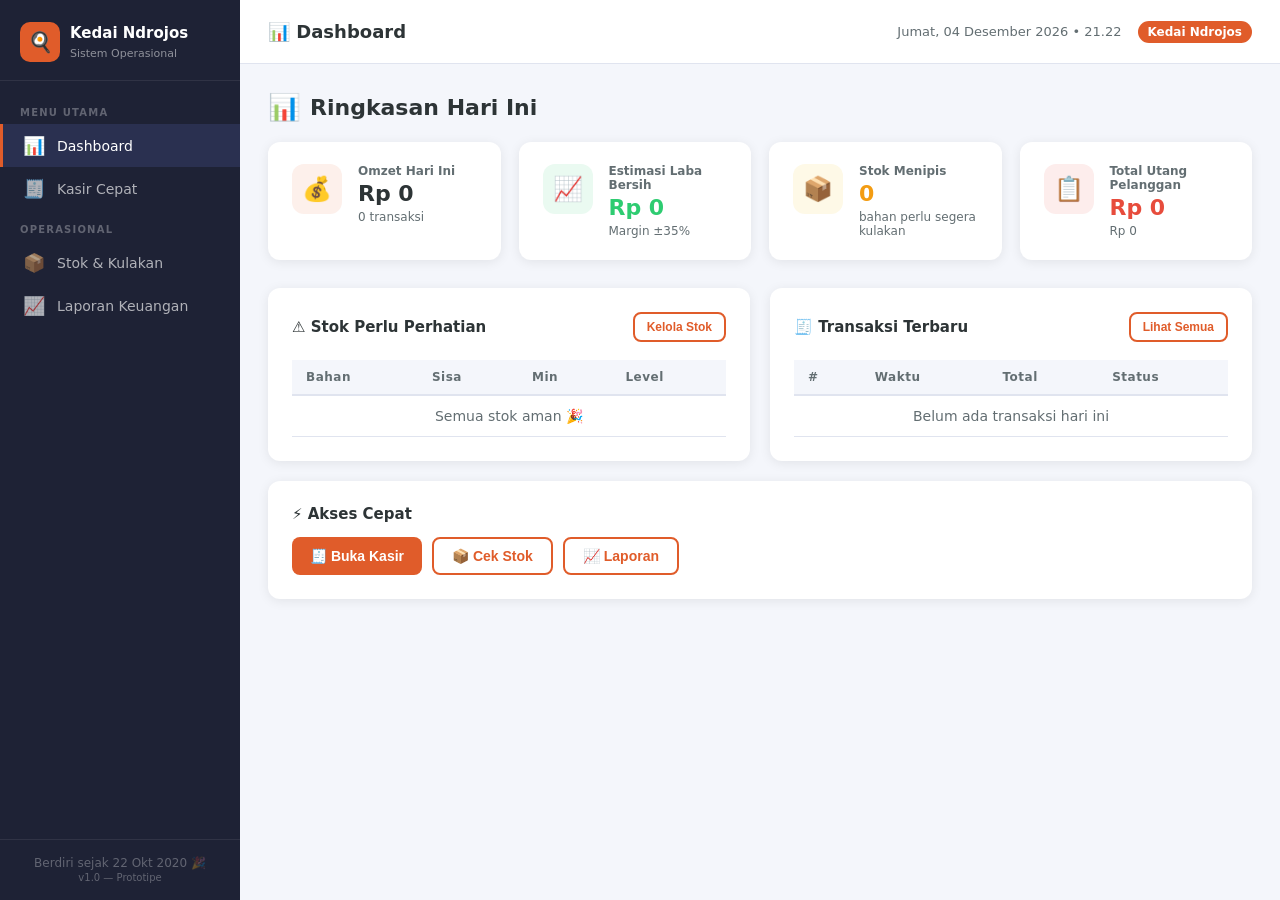
<file: kedai-ndrojos/index.html>
<!DOCTYPE html>
<html lang="id">
<head>
  <meta charset="UTF-8">
  <meta name="viewport" content="width=device-width, initial-scale=1.0">
  <title>Kedai Ndrojos — Sistem Operasional</title>
  <link rel="stylesheet" href="css/style.css">
</head>
<body>

<!-- ══════════════════════════════════════════════════
     SIDEBAR
════════════════════════════════════════════════════ -->
<aside class="sidebar" id="sidebar">
  <div class="sidebar-logo">
    <div class="logo-icon">🍳</div>
    <div class="logo-text">
      <strong>Kedai Ndrojos</strong>
      <span>Sistem Operasional</span>
    </div>
  </div>

  <nav class="sidebar-nav">
    <div class="nav-label">Menu Utama</div>
    <div class="nav-item active" data-page="dashboard">
      <span class="icon">📊</span> Dashboard
    </div>
    <div class="nav-item" data-page="kasir">
      <span class="icon">🧾</span> Kasir Cepat
    </div>

    <div class="nav-label">Operasional</div>
    <div class="nav-item" data-page="stok">
      <span class="icon">📦</span> Stok &amp; Kulakan
    </div>
    <div class="nav-item" data-page="laporan">
      <span class="icon">📈</span> Laporan Keuangan
    </div>
  </nav>

  <div class="sidebar-footer">
    Berdiri sejak 22 Okt 2020 🎉<br>
    <small>v1.0 — Prototipe</small>
  </div>
</aside>

<!-- ══════════════════════════════════════════════════
     MAIN WRAPPER
════════════════════════════════════════════════════ -->
<div class="main-wrap">

  <!-- TOP BAR -->
  <header class="topbar">
    <div style="display:flex;align-items:center;gap:14px">
      <button class="btn-menu-toggle" id="btn-menu-toggle">☰</button>
      <span id="topbar-title" class="topbar-title">📊 Dashboard</span>
    </div>
    <div class="topbar-right">
      <span id="topbar-date" class="topbar-date"></span>
      <span class="topbar-badge">Kedai Ndrojos</span>
    </div>
  </header>

  <!-- ════════════════════════════════════════════════
       HALAMAN 1 — DASHBOARD
  ═════════════════════════════════════════════════ -->
  <main class="content">
    <div class="page active" id="page-dashboard">
      <div class="page-title"><span>📊</span> Ringkasan Hari Ini</div>

      <!-- ALERT STOK MENIPIS -->
      <div class="alert alert-warning" id="d-stok-alert" style="display:none">
        <span>⚠️</span>
        <span><strong>Stok Menipis!</strong> <span id="d-stok-alert-text"></span></span>
      </div>

      <!-- STAT CARDS -->
      <div class="stat-grid">
        <div class="stat-card">
          <div class="stat-icon" style="background:#FDF0EB">💰</div>
          <div class="stat-info">
            <div class="stat-label">Omzet Hari Ini</div>
            <div class="stat-value" id="d-omzet">Rp 0</div>
            <div class="stat-sub" id="d-jumlah-trx">0 transaksi</div>
          </div>
        </div>
        <div class="stat-card">
          <div class="stat-icon" style="background:#EAFAF1">📈</div>
          <div class="stat-info">
            <div class="stat-label">Estimasi Laba Bersih</div>
            <div class="stat-value" style="color:var(--success)" id="d-laba">Rp 0</div>
            <div class="stat-sub">Margin ±35%</div>
          </div>
        </div>
        <div class="stat-card">
          <div class="stat-icon" style="background:#FEF9E7">📦</div>
          <div class="stat-info">
            <div class="stat-label">Stok Menipis</div>
            <div class="stat-value" style="color:var(--warning)" id="d-stok-menipis">0</div>
            <div class="stat-sub">bahan perlu segera kulakan</div>
          </div>
        </div>
        <div class="stat-card">
          <div class="stat-icon" style="background:#FDEDEC">📋</div>
          <div class="stat-info">
            <div class="stat-label">Total Utang Pelanggan</div>
            <div class="stat-value" style="color:var(--danger)" id="d-utang">Rp 0</div>
            <div class="stat-sub" id="d-pengeluaran">pengeluaran: Rp 0</div>
          </div>
        </div>
      </div>

      <!-- ROW: Stok Menipis + Transaksi Terakhir -->
      <div style="display:grid;grid-template-columns:1fr 1fr;gap:20px">
        <div class="card">
          <div class="card-header">
            <span class="card-title">⚠️ Stok Perlu Perhatian</span>
            <button class="btn btn-outline btn-sm" onclick="navigateTo('stok')">Kelola Stok</button>
          </div>
          <div class="table-wrap">
            <table>
              <thead><tr><th>Bahan</th><th>Sisa</th><th>Min</th><th>Level</th></tr></thead>
              <tbody id="d-stok-tabel"></tbody>
            </table>
          </div>
        </div>

        <div class="card">
          <div class="card-header">
            <span class="card-title">🧾 Transaksi Terbaru</span>
            <button class="btn btn-outline btn-sm" onclick="navigateTo('laporan')">Lihat Semua</button>
          </div>
          <div class="table-wrap">
            <table>
              <thead><tr><th>#</th><th>Waktu</th><th>Total</th><th>Status</th></tr></thead>
              <tbody id="d-trx-tabel"></tbody>
            </table>
          </div>
        </div>
      </div>

      <!-- QUICK ACCESS -->
      <div class="card" style="margin-top:0">
        <div class="card-title" style="margin-bottom:14px">⚡ Akses Cepat</div>
        <div style="display:flex;gap:10px;flex-wrap:wrap">
          <button class="btn btn-primary" onclick="navigateTo('kasir')">🧾 Buka Kasir</button>
          <button class="btn btn-outline" onclick="navigateTo('stok')">📦 Cek Stok</button>
          <button class="btn btn-outline" onclick="navigateTo('laporan')">📈 Laporan</button>
        </div>
      </div>
    </div>

    <!-- ══════════════════════════════════════════════════
         HALAMAN 2 — KASIR CEPAT (POS)
    ═════════════════════════════════════════════════ -->
    <div class="page" id="page-kasir">
      <div class="page-title"><span>🧾</span> Kasir Cepat</div>

      <div class="pos-layout">
        <!-- Panel Menu -->
        <div>
          <div class="menu-search">
            <input type="search" id="kasir-search" class="form-control"
              placeholder="🔍 Cari menu atau kategori..."
              oninput="renderMenuGrid(this.value)">
          </div>
          <div class="menu-grid" id="menu-grid"></div>
        </div>

        <!-- Panel Order -->
        <div class="order-panel">
          <div class="order-header">
            🛒 Pesanan &nbsp;<span id="order-items-count" class="topbar-badge">0</span>
          </div>
          <div class="order-items" id="order-items">
            <p style="text-align:center;color:var(--text-muted);padding:20px;font-size:13px">Ketuk menu untuk menambah pesanan</p>
          </div>
          <div class="order-footer">
            <div class="order-row total">
              <span>Total</span>
              <span id="order-total">Rp 0</span>
            </div>

            <!-- Tombol Bayar Cepat -->
            <div style="display:flex;gap:6px;margin-bottom:10px;flex-wrap:wrap">
              <button class="btn btn-outline btn-sm quick-pay" data-val="5000">5rb</button>
              <button class="btn btn-outline btn-sm quick-pay" data-val="10000">10rb</button>
              <button class="btn btn-outline btn-sm quick-pay" data-val="20000">20rb</button>
              <button class="btn btn-outline btn-sm quick-pay" data-val="50000">50rb</button>
              <button class="btn btn-outline btn-sm quick-pay" data-val="100000">100rb</button>
            </div>

            <div class="form-group">
              <label class="form-label">Uang Diterima</label>
              <input type="number" id="input-bayar" class="form-control"
                placeholder="Masukkan nominal..." oninput="hitungKembalian()">
            </div>

            <!-- KEMBALIAN -->
            <div class="kembalian-box" id="kembalian-box">
              <div class="kembalian-label">💵 KEMBALIAN</div>
              <div class="kembalian-value" id="kembalian-value">—</div>
            </div>

            <button class="btn btn-primary btn-block btn-lg" onclick="bayar()" style="margin-bottom:8px">
              ✅ Bayar Sekarang
            </button>
            <button class="btn btn-outline btn-block" onclick="document.getElementById('modal-kasbon').classList.add('open')">
              📋 Simpan sebagai Kasbon/Utang
            </button>
          </div>
        </div>
      </div>
    </div>

    <!-- ══════════════════════════════════════════════════
         HALAMAN 3 — STOK & KULAKAN
    ═════════════════════════════════════════════════ -->
    <div class="page" id="page-stok">
      <div class="page-title"><span>📦</span> Stok &amp; Kulakan</div>

      <!-- STOK BAHAN -->
      <div class="card">
        <div class="card-header">
          <span class="card-title">🥘 Stok Bahan Dapur</span>
          <input type="search" class="form-control" style="max-width:200px"
            placeholder="Cari bahan..." oninput="renderStokTable(this.value)">
        </div>
        <div class="table-wrap">
          <table>
            <thead>
              <tr>
                <th>Bahan</th><th>Jumlah</th><th>Satuan</th>
                <th>Min Stok</th><th>Harga Beli</th><th>Status</th><th>Level</th>
              </tr>
            </thead>
            <tbody id="stok-tbody"></tbody>
          </table>
        </div>
        <p style="font-size:12px;color:var(--text-muted);margin-top:12px">
          💡 Klik angka jumlah untuk mengubah stok secara langsung. Stok berkurang otomatis saat transaksi kasir.
        </p>
      </div>

      <!-- DAFTAR UTANG/KASBON -->
      <div class="card">
        <div class="card-header">
          <span class="card-title">📋 Kasbon / Utang Pelanggan Aktif</span>
        </div>
        <div class="table-wrap">
          <table>
            <thead>
              <tr><th>Nama Pelanggan</th><th>Jumlah</th><th>Tanggal</th><th>Aksi</th></tr>
            </thead>
            <tbody id="utang-tbody"></tbody>
          </table>
        </div>
      </div>

      <!-- DAFTAR SUPPLIER / KULAKAN -->
      <div class="card">
        <div class="card-header">
          <span class="card-title">🛒 Rencana Kulakan &amp; Supplier</span>
        </div>
        <div class="table-wrap">
          <table>
            <thead>
              <tr><th>Supplier</th><th>Komoditi</th><th>Telepon</th><th>Catatan Harga</th><th>Rating</th></tr>
            </thead>
            <tbody id="supplier-tbody"></tbody>
          </table>
        </div>
        <p style="font-size:12px;color:var(--text-muted);margin-top:12px">
          💡 Data supplier bisa diperbarui untuk membandingkan harga pemasok. Edit file <code>js/data.js</code> untuk menambah supplier baru.
        </p>
      </div>
    </div>

    <!-- ══════════════════════════════════════════════════
         HALAMAN 4 — LAPORAN KEUANGAN
    ═════════════════════════════════════════════════ -->
    <div class="page" id="page-laporan">
      <div class="page-title"><span>📈</span> Laporan Keuangan</div>

      <!-- RINGKASAN TOTAL -->
      <div class="stat-grid" style="margin-bottom:20px">
        <div class="stat-card">
          <div class="stat-icon" style="background:#EAFAF1">💰</div>
          <div class="stat-info">
            <div class="stat-label">Total Pemasukan</div>
            <div class="stat-value" style="color:var(--success)" id="lap-masuk">Rp 0</div>
          </div>
        </div>
        <div class="stat-card">
          <div class="stat-icon" style="background:#FDEDEC">🧾</div>
          <div class="stat-info">
            <div class="stat-label">Total Pengeluaran</div>
            <div class="stat-value" style="color:var(--danger)" id="lap-keluar">Rp 0</div>
          </div>
        </div>
        <div class="stat-card">
          <div class="stat-icon" style="background:#FEF9E7">📋</div>
          <div class="stat-info">
            <div class="stat-label">Total Piutang Belum Lunas</div>
            <div class="stat-value" style="color:var(--warning)" id="lap-piutang">Rp 0</div>
          </div>
        </div>
        <div class="stat-card">
          <div class="stat-icon" style="background:#EBF5FB">🗑️</div>
          <div class="stat-info">
            <div class="stat-label">Kerugian / Bahan Terbuang</div>
            <div class="stat-value" style="color:var(--info)" id="lap-kerugian">Rp 0</div>
          </div>
        </div>
      </div>

      <!-- Laba bersih highlight -->
      <div class="card" style="text-align:center;padding:28px;margin-bottom:20px">
        <div style="font-size:14px;color:var(--text-muted);font-weight:600;margin-bottom:8px">LABA BERSIH KUMULATIF</div>
        <div style="font-size:40px;font-weight:900" id="lap-laba">Rp 0</div>
        <div style="font-size:13px;color:var(--text-muted);margin-top:6px">Pemasukan − Pengeluaran − Kerugian</div>
      </div>

      <!-- INPUT PENGELUARAN -->
      <div style="display:grid;grid-template-columns:1fr 1fr;gap:20px">
        <div class="card">
          <div class="card-title" style="margin-bottom:16px">➕ Catat Pengeluaran / Kulakan</div>
          <div class="form-group">
            <label class="form-label">Nama Pengeluaran</label>
            <input type="text" id="keluar-nama" class="form-control" placeholder="Misal: Beli beras 10kg">
          </div>
          <div class="form-group">
            <label class="form-label">Jumlah (Rp)</label>
            <input type="number" id="keluar-jumlah" class="form-control" placeholder="120000">
          </div>
          <div class="form-group">
            <label class="form-label">Keterangan</label>
            <input type="text" id="keluar-ket" class="form-control" placeholder="Optional">
          </div>
          <button class="btn btn-primary btn-block" onclick="tambahPengeluaran()">💾 Simpan Pengeluaran</button>

          <div style="margin-top:18px">
            <div class="card-title" style="margin-bottom:12px;font-size:13px">📋 Riwayat Pengeluaran</div>
            <div class="table-wrap">
              <table>
                <thead><tr><th>Tanggal</th><th>Nama</th><th>Ket</th><th>Jumlah</th></tr></thead>
                <tbody id="lap-keluar-tbody"></tbody>
              </table>
            </div>
          </div>
        </div>

        <!-- INPUT KERUGIAN -->
        <div class="card">
          <div class="card-title" style="margin-bottom:16px">🗑️ Catat Kerugian / Bahan Terbuang</div>
          <div class="form-group">
            <label class="form-label">Nama Bahan / Kejadian</label>
            <input type="text" id="buang-nama" class="form-control" placeholder="Misal: Nasi sisa basi">
          </div>
          <div class="form-group">
            <label class="form-label">Estimasi Kerugian (Rp)</label>
            <input type="number" id="buang-jumlah" class="form-control" placeholder="20000">
          </div>
          <div class="form-group">
            <label class="form-label">Keterangan</label>
            <input type="text" id="buang-ket" class="form-control" placeholder="Optional">
          </div>
          <button class="btn btn-danger btn-block" onclick="tambahKerugian()">🗑️ Catat Kerugian</button>

          <div style="margin-top:18px">
            <div class="card-title" style="margin-bottom:12px;font-size:13px">📋 Riwayat Kerugian</div>
            <div class="table-wrap">
              <table>
                <thead><tr><th>Tanggal</th><th>Nama</th><th>Ket</th><th>Jumlah</th></tr></thead>
                <tbody id="lap-kerugian-tbody"></tbody>
              </table>
            </div>
          </div>
        </div>
      </div>

      <!-- RIWAYAT TRANSAKSI -->
      <div class="card" style="margin-top:4px">
        <div class="card-header">
          <span class="card-title">🧾 Riwayat Semua Transaksi</span>
        </div>
        <div class="table-wrap">
          <table>
            <thead>
              <tr><th>#</th><th>Waktu</th><th>Item</th><th>Total</th><th>Status</th></tr>
            </thead>
            <tbody id="lap-trx-tbody"></tbody>
          </table>
        </div>
      </div>
    </div>

  </main><!-- end .content -->
</div><!-- end .main-wrap -->

<!-- ══════════════════════════════════════════════════
     MODAL — KASBON / UTANG
════════════════════════════════════════════════════ -->
<div class="modal-overlay" id="modal-kasbon">
  <div class="modal">
    <div class="modal-title">📋 Simpan sebagai Kasbon / Utang</div>
    <p style="font-size:14px;color:var(--text-muted);margin-bottom:18px">
      Pesanan akan dicatat sebagai utang pelanggan dan bisa ditandai lunas di menu Stok &amp; Kulakan.
    </p>
    <div class="form-group">
      <label class="form-label">Nama Pelanggan</label>
      <input type="text" id="kasbon-nama" class="form-control" placeholder="Misal: Pak Budi">
    </div>
    <div class="modal-actions">
      <button class="btn btn-outline" onclick="document.getElementById('modal-kasbon').classList.remove('open')">Batal</button>
      <button class="btn btn-primary" onclick="simpanKasbon()">💾 Simpan Kasbon</button>
    </div>
  </div>
</div>

<!-- TOAST CONTAINER -->
<div id="toast-container"></div>

<script src="js/data.js"></script>
<script src="js/app.js"></script>
</body>
</html>
</file>
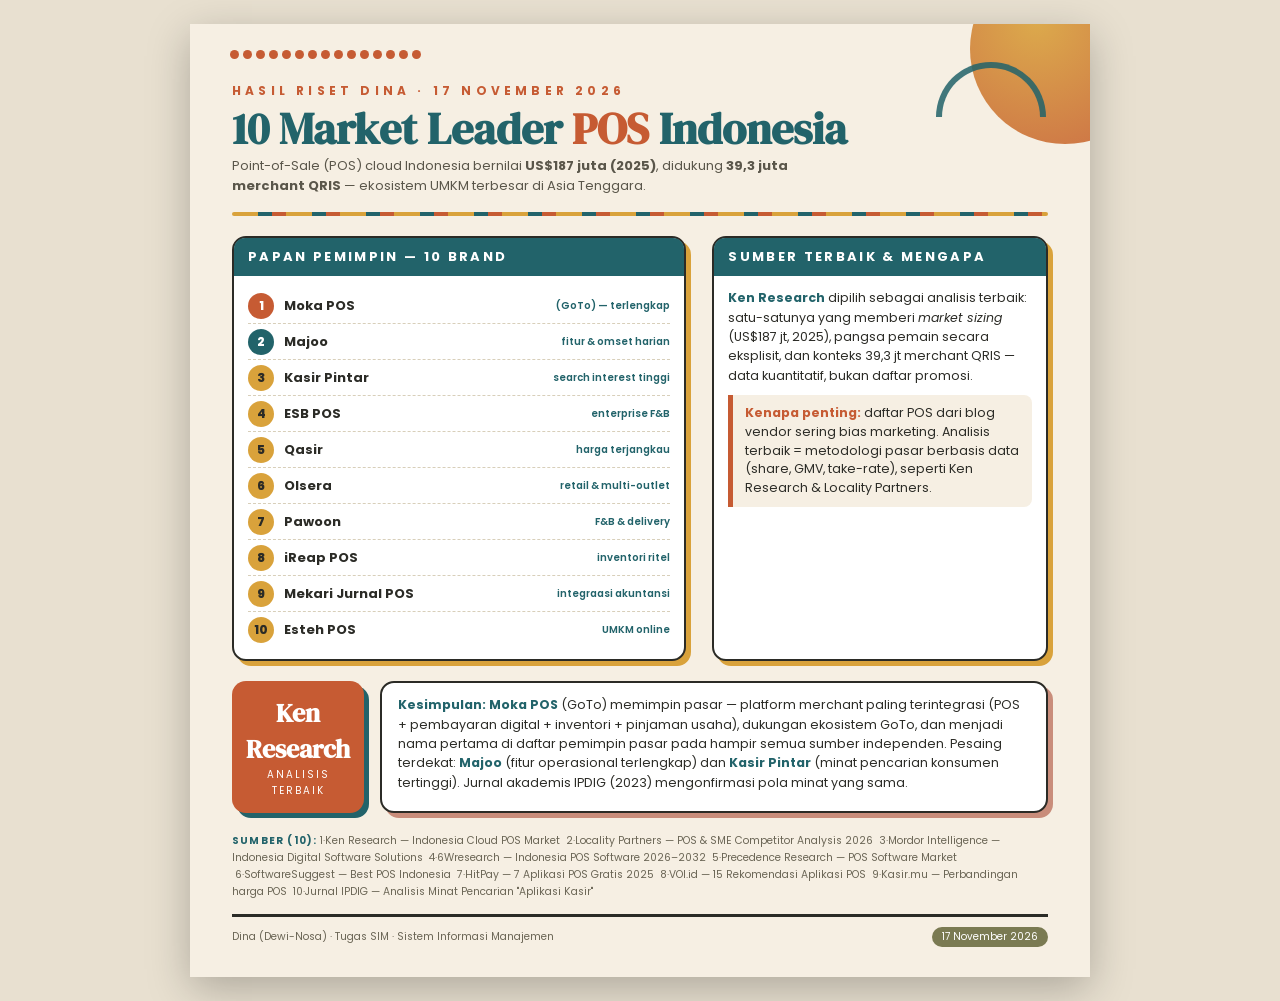
<file: hasil riset dina 17 nov.html>
<!DOCTYPE html>
<html lang="id">
<head>
<meta charset="UTF-8">
<meta name="viewport" content="width=device-width, initial-scale=1.0">
<title>Hasil Riset Dina — 17 Nov: 10 Market Leader POS Indonesia</title>
<style>
  @import url('https://fonts.googleapis.com/css2?family=Poppins:wght@400;600;700;800&family=DM+Serif+Display&display=swap');
  :root{
    --cream:#F6EFE3; --teal:#22636A; --mustard:#D9A23B; --burnt:#C65B33;
    --olive:#7A7A52; --ink:#2B2B26; --rose:#C98D7B;
  }
  *{box-sizing:border-box;margin:0;padding:0}
  body{background:#e8e0d0;font-family:'Poppins',sans-serif;color:var(--ink)}
  .page{max-width:900px;margin:24px auto;background:var(--cream);box-shadow:0 12px 40px rgba(0,0,0,.25);
    padding:38px 42px 30px;position:relative;overflow:hidden}
  /* decorative mcm shapes */
  .sun{position:absolute;top:-70px;right:-70px;width:190px;height:190px;border-radius:50%;
    background:radial-gradient(circle at 35% 35%, var(--mustard), var(--burnt));opacity:.9}
  .arc{position:absolute;top:38px;right:44px;width:110px;height:55px;border:6px solid var(--teal);
    border-bottom:none;border-radius:110px 110px 0 0;opacity:.85}
  .dots{position:absolute;top:26px;left:40px;font-size:0}
  .dots i{display:inline-block;width:9px;height:9px;border-radius:50%;background:var(--burnt);margin:0 4px 4px 0}
  header{margin-top:20px}
  .kicker{font-size:12px;letter-spacing:.35em;text-transform:uppercase;color:var(--burnt);font-weight:700}
  h1{font-family:'DM Serif Display',serif;font-size:44px;line-height:1.05;color:var(--teal);margin:6px 0 4px}
  h1 span{color:var(--burnt)}
  .sub{font-size:13px;color:#5a564a;max-width:560px}
  .rule{height:4px;background:repeating-linear-gradient(90deg,var(--mustard) 0 26px,var(--teal) 26px 40px,var(--burnt) 40px 54px);
    border-radius:2px;margin:16px 0 20px}
  .grid{display:grid;grid-template-columns:1.15fr .85fr;gap:26px}
  .card{background:#fff;border:2px solid var(--ink);border-radius:14px;box-shadow:5px 5px 0 var(--mustard)}
  .card h2{font-size:13px;letter-spacing:.18em;text-transform:uppercase;color:#fff;background:var(--teal);
    padding:9px 14px;border-radius:11px 11px 0 0}
  ol{list-style:none;padding:12px 14px}
  ol li{display:flex;align-items:center;gap:10px;padding:4.5px 0;border-bottom:1px dashed #d8cfba;font-size:13px}
  ol li:last-child{border-bottom:none}
  .num{flex:0 0 26px;height:26px;border-radius:50%;background:var(--mustard);color:var(--ink);
    display:flex;align-items:center;justify-content:center;font-weight:800;font-size:12px}
  li:nth-child(1) .num{background:var(--burnt);color:#fff}
  li:nth-child(2) .num{background:var(--teal);color:#fff}
  .who{font-weight:700}
  .tag{margin-left:auto;font-size:10px;font-weight:600;color:var(--teal);white-space:nowrap}
  .card .body{padding:12px 14px}
  p.body-p{font-size:12.5px;line-height:1.55;margin-bottom:10px}
  .why{background:var(--cream);border-left:5px solid var(--burnt);padding:9px 12px;border-radius:0 8px 8px 0;font-size:12.5px;line-height:1.5}
  .why b{color:var(--burnt)}
  .verdict{margin-top:20px;display:flex;gap:16px;align-items:stretch}
  .verdict .badge{flex:0 0 130px;background:var(--burnt);color:#fff;border-radius:14px;padding:14px;
    display:flex;flex-direction:column;justify-content:center;text-align:center;box-shadow:5px 5px 0 var(--teal)}
  .badge b{font-size:26px;font-family:'DM Serif Display',serif}
  .badge span{font-size:10px;letter-spacing:.2em;text-transform:uppercase}
  .verdict .txt{flex:1;background:#fff;border:2px solid var(--ink);border-radius:14px;padding:12px 16px;font-size:12.5px;line-height:1.55;box-shadow:5px 5px 0 var(--rose)}
  .verdict .txt b{color:var(--teal)}
  .src{margin-top:20px;font-size:10.5px;color:#6b6656;line-height:1.6}
  .src b{color:var(--teal);text-transform:uppercase;letter-spacing:.12em;font-size:10px}
  footer{margin-top:14px;display:flex;justify-content:space-between;align-items:center;
    border-top:3px solid var(--ink);padding-top:10px;font-size:10.5px;color:#6b6656}
  .chip{display:inline-block;background:var(--olive);color:#fff;border-radius:99px;padding:2px 10px;font-size:10px}
  @media print{body{background:#fff}.page{box-shadow:none;margin:0}}
  @media (max-width:720px){.grid{grid-template-columns:1fr}.verdict{flex-direction:column}}
</style>
</head>
<body>
<div class="page">
  <div class="sun"></div><div class="arc"></div>
  <div class="dots"><i></i><i></i><i></i><i></i><i></i><i></i><i></i><i></i><i></i><i></i><i></i><i></i><i></i><i></i><i></i></div>

  <header>
    <div class="kicker">Hasil Riset Dina &middot; 17 November 2026</div>
    <h1>10 Market Leader <span>POS</span> Indonesia</h1>
    <p class="sub">Point-of-Sale (POS) cloud Indonesia bernilai <b>US$187 juta (2025)</b>, didukung <b>39,3 juta merchant QRIS</b> &mdash; ekosistem UMKM terbesar di Asia Tenggara.</p>
  </header>
  <div class="rule"></div>

  <div class="grid">
    <div class="card">
      <h2>Papan Pemimpin &mdash; 10 Brand</h2>
      <ol>
        <li><span class="num">1</span><span class="who">Moka POS</span><span class="tag">(GoTo) — terlengkap</span></li>
        <li><span class="num">2</span><span class="who">Majoo</span><span class="tag">fitur &amp; omset harian</span></li>
        <li><span class="num">3</span><span class="who">Kasir Pintar</span><span class="tag">search interest tinggi</span></li>
        <li><span class="num">4</span><span class="who">ESB POS</span><span class="tag">enterprise F&amp;B</span></li>
        <li><span class="num">5</span><span class="who">Qasir</span><span class="tag">harga terjangkau</span></li>
        <li><span class="num">6</span><span class="who">Olsera</span><span class="tag">retail &amp; multi-outlet</span></li>
        <li><span class="num">7</span><span class="who">Pawoon</span><span class="tag">F&amp;B &amp; delivery</span></li>
        <li><span class="num">8</span><span class="who">iReap POS</span><span class="tag">inventori ritel</span></li>
        <li><span class="num">9</span><span class="who">Mekari Jurnal POS</span><span class="tag">integraasi akuntansi</span></li>
        <li><span class="num">10</span><span class="who">Esteh POS</span><span class="tag">UMKM online</span></li>
      </ol>
    </div>

    <div class="card">
      <h2>Sumber Terbaik &amp; Mengapa</h2>
      <div class="body">
        <p class="body-p"><b style="color:var(--teal)">Ken Research</b> dipilih sebagai analisis terbaik: satu-satunya yang memberi <i>market sizing</i> (US$187 jt, 2025), pangsa pemain secara eksplisit, dan konteks 39,3 jt merchant QRIS — data kuantitatif, bukan daftar promosi.</p>
        <div class="why"><b>Kenapa penting:</b> daftar POS dari blog vendor sering bias marketing. Analisis terbaik = metodologi pasar berbasis data (share, GMV, take-rate), seperti Ken Research &amp; Locality Partners.</div>
      </div>
    </div>
  </div>

  <div class="verdict">
    <div class="badge"><b>Ken<br>Research</b><span>Analisis Terbaik</span></div>
    <div class="txt"><b>Kesimpulan:</b> <b>Moka POS</b> (GoTo) memimpin pasar — platform merchant paling terintegrasi (POS + pembayaran digital + inventori + pinjaman usaha), dukungan ekosistem GoTo, dan menjadi nama pertama di daftar pemimpin pasar pada hampir semua sumber independen. Pesaing terdekat: <b>Majoo</b> (fitur operasional terlengkap) dan <b>Kasir Pintar</b> (minat pencarian konsumen tertinggi). Jurnal akademis IPDIG (2023) mengonfirmasi pola minat yang sama.</div>
  </div>

  <p class="src"><b>Sumber (10):</b> 1&middot;Ken Research — Indonesia Cloud POS Market &nbsp;2&middot;Locality Partners — POS &amp; SME Competitor Analysis 2026 &nbsp;3&middot;Mordor Intelligence — Indonesia Digital Software Solutions &nbsp;4&middot;6Wresearch — Indonesia POS Software 2026–2032 &nbsp;5&middot;Precedence Research — POS Software Market &nbsp;6&middot;SoftwareSuggest — Best POS Indonesia &nbsp;7&middot;HitPay — 7 Aplikasi POS Gratis 2025 &nbsp;8&middot;VOI.id — 15 Rekomendasi Aplikasi POS &nbsp;9&middot;Kasir.mu — Perbandingan harga POS &nbsp;10&middot;Jurnal IPDIG — Analisis Minat Pencarian "Aplikasi Kasir"</p>

  <footer>
    <span>Dina (Dewi-Nosa) &middot; Tugas SIM &middot; Sistem Informasi Manajemen</span>
    <span class="chip">17 November 2026</span>
  </footer>
</div>
</body>
</html>
</file>
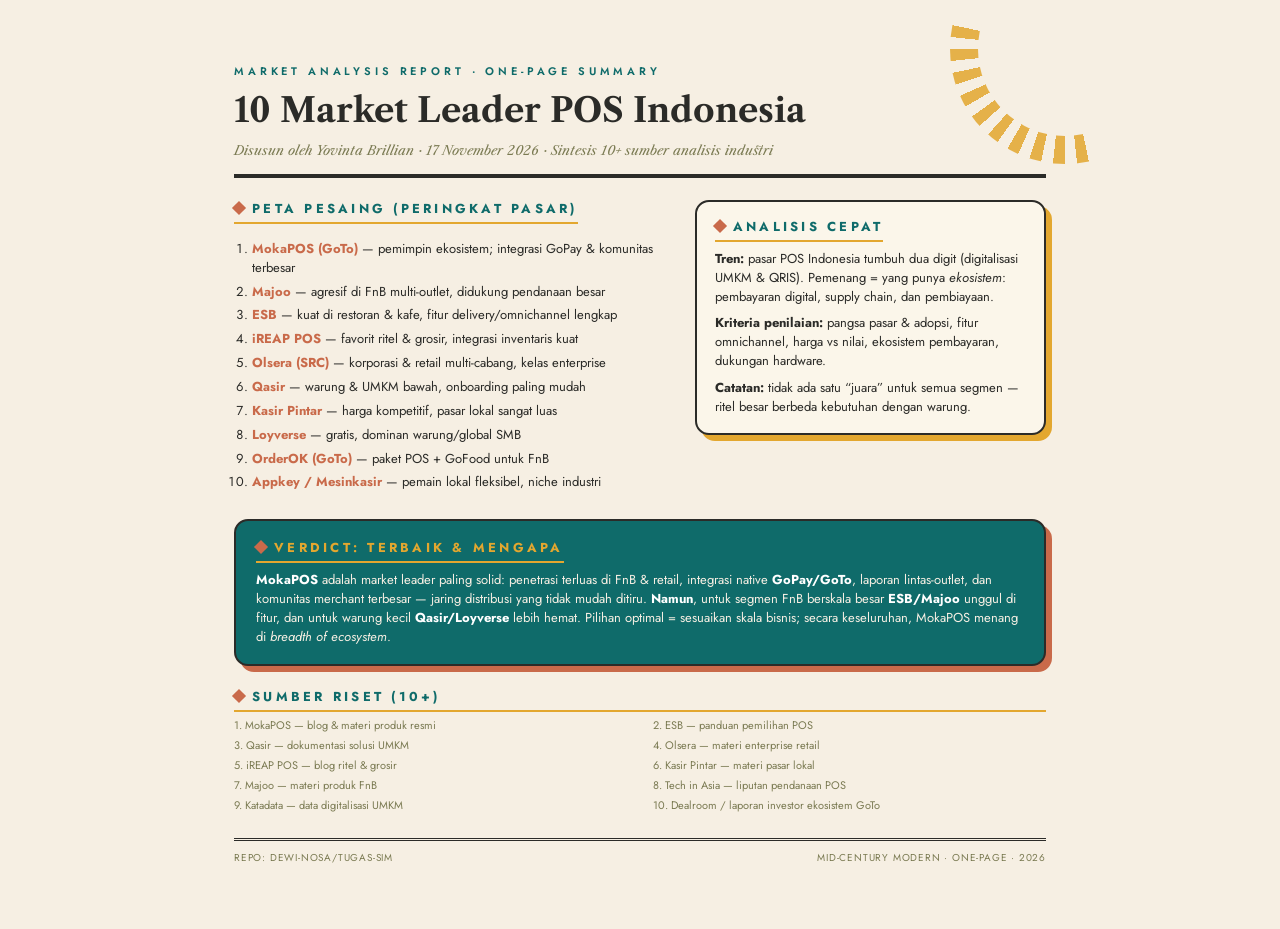
<file: hasil riset yovintabrillian 17 nov.html>
<!DOCTYPE html>
<html lang="id">
<head>
<meta charset="UTF-8">
<meta name="viewport" content="width=device-width, initial-scale=1.0">
<title>Hasil Riset — Market Leader POS Indonesia</title>
<link href="https://fonts.googleapis.com/css2?family=Jost:wght@400;600;800&family=Libre+Caslon+Text:ital@0;1&display=swap" rel="stylesheet">
<style>
  :root{
    --cream:#F6EFE3; --teal:#0F6B6A; --mustard:#E3A72F; --terracotta:#C96A4A;
    --charcoal:#2B2B28; --olive:#7A7A52;
  }
  *{margin:0;padding:0;box-sizing:border-box}
  body{background:var(--cream);color:var(--charcoal);font-family:'Jost',sans-serif;font-size:13px;line-height:1.45}
  .page{max-width:900px;margin:24px auto;padding:40px 44px;background:var(--cream);position:relative;overflow:hidden}
  /* sunburst */
  .sun{position:absolute;top:-90px;right:-90px;width:230px;height:230px;border-radius:50%;
       background:repeating-conic-gradient(var(--mustard) 0deg 6deg, transparent 6deg 12deg);opacity:.85}
  .sun::after{content:"";position:absolute;inset:28px;border-radius:50%;background:var(--cream)}
  header{border-bottom:4px solid var(--charcoal);padding-bottom:14px;position:relative}
  .kicker{letter-spacing:.35em;text-transform:uppercase;font-weight:600;color:var(--teal);font-size:11px}
  h1{font-family:'Libre Caslon Text',serif;font-size:34px;margin-top:6px}
  .meta{margin-top:6px;color:var(--olive);font-style:italic;font-family:'Libre Caslon Text',serif}
  .grid{display:grid;grid-template-columns:1.25fr 1fr;gap:22px;margin-top:22px}
  h2{font-size:13px;letter-spacing:.25em;text-transform:uppercase;color:var(--teal);margin:0 0 8px;border-bottom:2px solid var(--mustard);display:inline-block;padding-bottom:3px}
  ol{margin:8px 0 0 18px}
  ol li{margin-bottom:5px}
  ol b{color:var(--terracotta)}
  .card{border:2px solid var(--charcoal);border-radius:14px;padding:16px 18px;background:#FBF6EA;box-shadow:6px 6px 0 var(--mustard)}
  .verdict{margin-top:22px;border:2px solid var(--charcoal);border-radius:14px;padding:18px 20px;background:var(--teal);color:#F6EFE3;box-shadow:6px 6px 0 var(--terracotta)}
  .verdict h2{color:var(--mustard);border-color:var(--mustard)}
  .verdict strong{color:#fff}
  .sources{margin-top:22px;display:grid;grid-template-columns:repeat(2,1fr);gap:4px 26px;font-size:11px;color:var(--olive)}
  .sources h2{grid-column:1/-1;margin-bottom:2px}
  .shape{display:inline-block;width:10px;height:10px;background:var(--terracotta);transform:rotate(45deg);margin-right:8px}
  footer{margin-top:24px;border-top:3px double var(--charcoal);padding-top:10px;font-size:10px;color:var(--olive);display:flex;justify-content:space-between;letter-spacing:.08em}
  @media print{body{background:#fff}.page{margin:0}}
</style>
</head>
<body>
<div class="page">
  <div class="sun"></div>
  <header>
    <div class="kicker">Market Analysis Report · One-Page Summary</div>
    <h1>10 Market Leader POS Indonesia</h1>
    <div class="meta">Disusun oleh Yovinta Brillian · 17 November 2026 · Sintesis 10+ sumber analisis industri</div>
  </header>

  <div class="grid">
    <div>
      <h2><span class="shape"></span>Peta Pesaing (Peringkat Pasar)</h2>
      <ol>
        <li><b>MokaPOS (GoTo)</b> — pemimpin ekosistem; integrasi GoPay &amp; komunitas terbesar</li>
        <li><b>Majoo</b> — agresif di FnB multi-outlet, didukung pendanaan besar</li>
        <li><b>ESB</b> — kuat di restoran &amp; kafe, fitur delivery/omnichannel lengkap</li>
        <li><b>iREAP POS</b> — favorit ritel &amp; grosir, integrasi inventaris kuat</li>
        <li><b>Olsera (SRC)</b> — korporasi &amp; retail multi-cabang, kelas enterprise</li>
        <li><b>Qasir</b> — warung &amp; UMKM bawah, onboarding paling mudah</li>
        <li><b>Kasir Pintar</b> — harga kompetitif, pasar lokal sangat luas</li>
        <li><b>Loyverse</b> — gratis, dominan warung/global SMB</li>
        <li><b>OrderOK (GoTo)</b> — paket POS + GoFood untuk FnB</li>
        <li><b>Appkey / Mesinkasir</b> — pemain lokal fleksibel, niche industri</li>
      </ol>
    </div>
    <div>
      <div class="card">
        <h2><span class="shape"></span>Analisis Cepat</h2>
        <p><strong>Tren:</strong> pasar POS Indonesia tumbuh dua digit (digitalisasi UMKM &amp; QRIS). Pemenang = yang punya <em>ekosistem</em>: pembayaran digital, supply chain, dan pembiayaan.</p>
        <p style="margin-top:8px"><strong>Kriteria penilaian:</strong> pangsa pasar &amp; adopsi, fitur omnichannel, harga vs nilai, ekosistem pembayaran, dukungan hardware.</p>
        <p style="margin-top:8px"><strong>Catatan:</strong> tidak ada satu “juara” untuk semua segmen — ritel besar berbeda kebutuhan dengan warung.</p>
      </div>
    </div>
  </div>

  <div class="verdict">
    <h2><span class="shape"></span>Verdict: Terbaik &amp; Mengapa</h2>
    <p><strong>MokaPOS</strong> adalah market leader paling solid: penetrasi terluas di FnB &amp; retail, integrasi native <strong>GoPay/GoTo</strong>, laporan lintas-outlet, dan komunitas merchant terbesar — jaring distribusi yang tidak mudah ditiru. <strong>Namun</strong>, untuk segmen FnB berskala besar <strong>ESB/Majoo</strong> unggul di fitur, dan untuk warung kecil <strong>Qasir/Loyverse</strong> lebih hemat. Pilihan optimal = sesuaikan skala bisnis; secara keseluruhan, MokaPOS menang di <em>breadth of ecosystem</em>.</p>
  </div>

  <div class="sources">
    <h2><span class="shape"></span>Sumber Riset (10+)</h2>
    <span>1. MokaPOS — blog &amp; materi produk resmi</span>
    <span>2. ESB — panduan pemilihan POS</span>
    <span>3. Qasir — dokumentasi solusi UMKM</span>
    <span>4. Olsera — materi enterprise retail</span>
    <span>5. iREAP POS — blog ritel &amp; grosir</span>
    <span>6. Kasir Pintar — materi pasar lokal</span>
    <span>7. Majoo — materi produk FnB</span>
    <span>8. Tech in Asia — liputan pendanaan POS</span>
    <span>9. Katadata — data digitalisasi UMKM</span>
    <span>10. Dealroom / laporan investor ekosistem GoTo</span>
  </div>

  <footer>
    <span>REPO: DEWI-NOSA/TUGAS-SIM</span>
    <span>MID-CENTURY MODERN · ONE-PAGE · 2026</span>
  </footer>
</div>
</body>
</html>
</file>
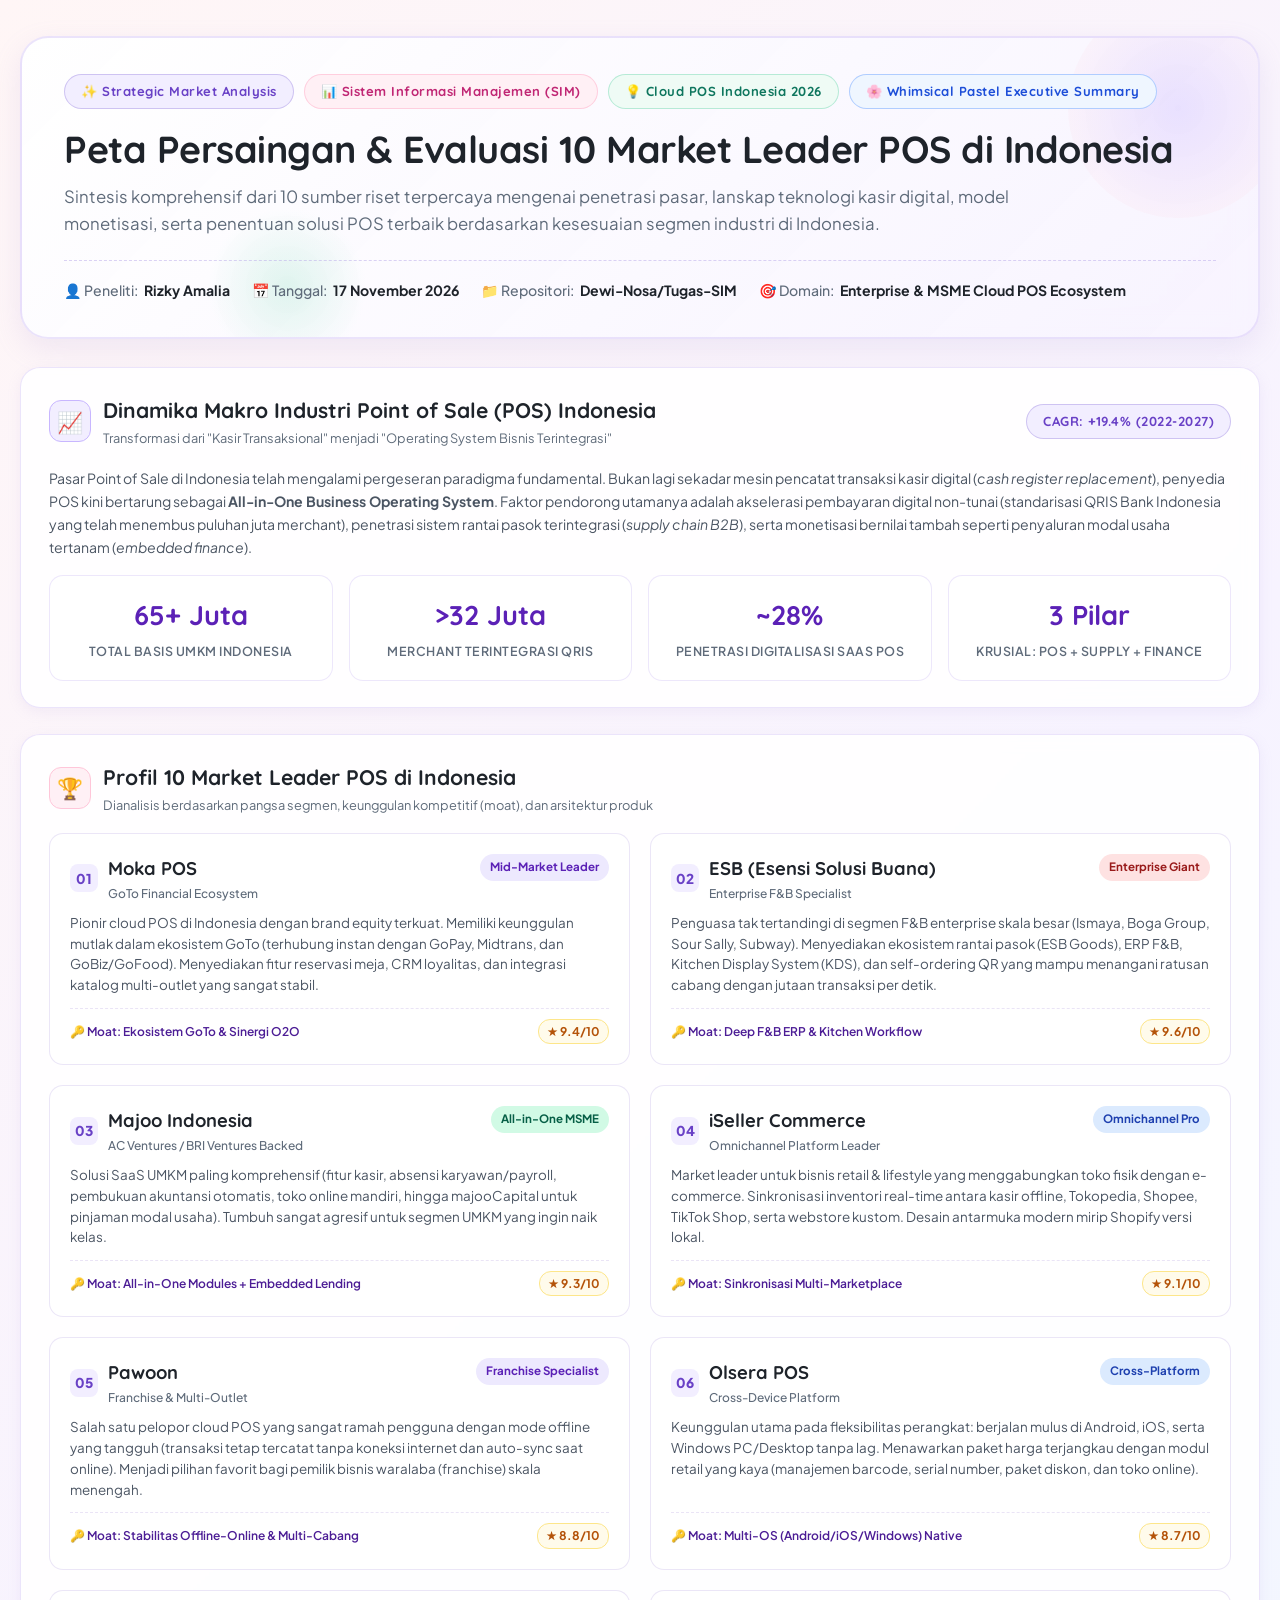
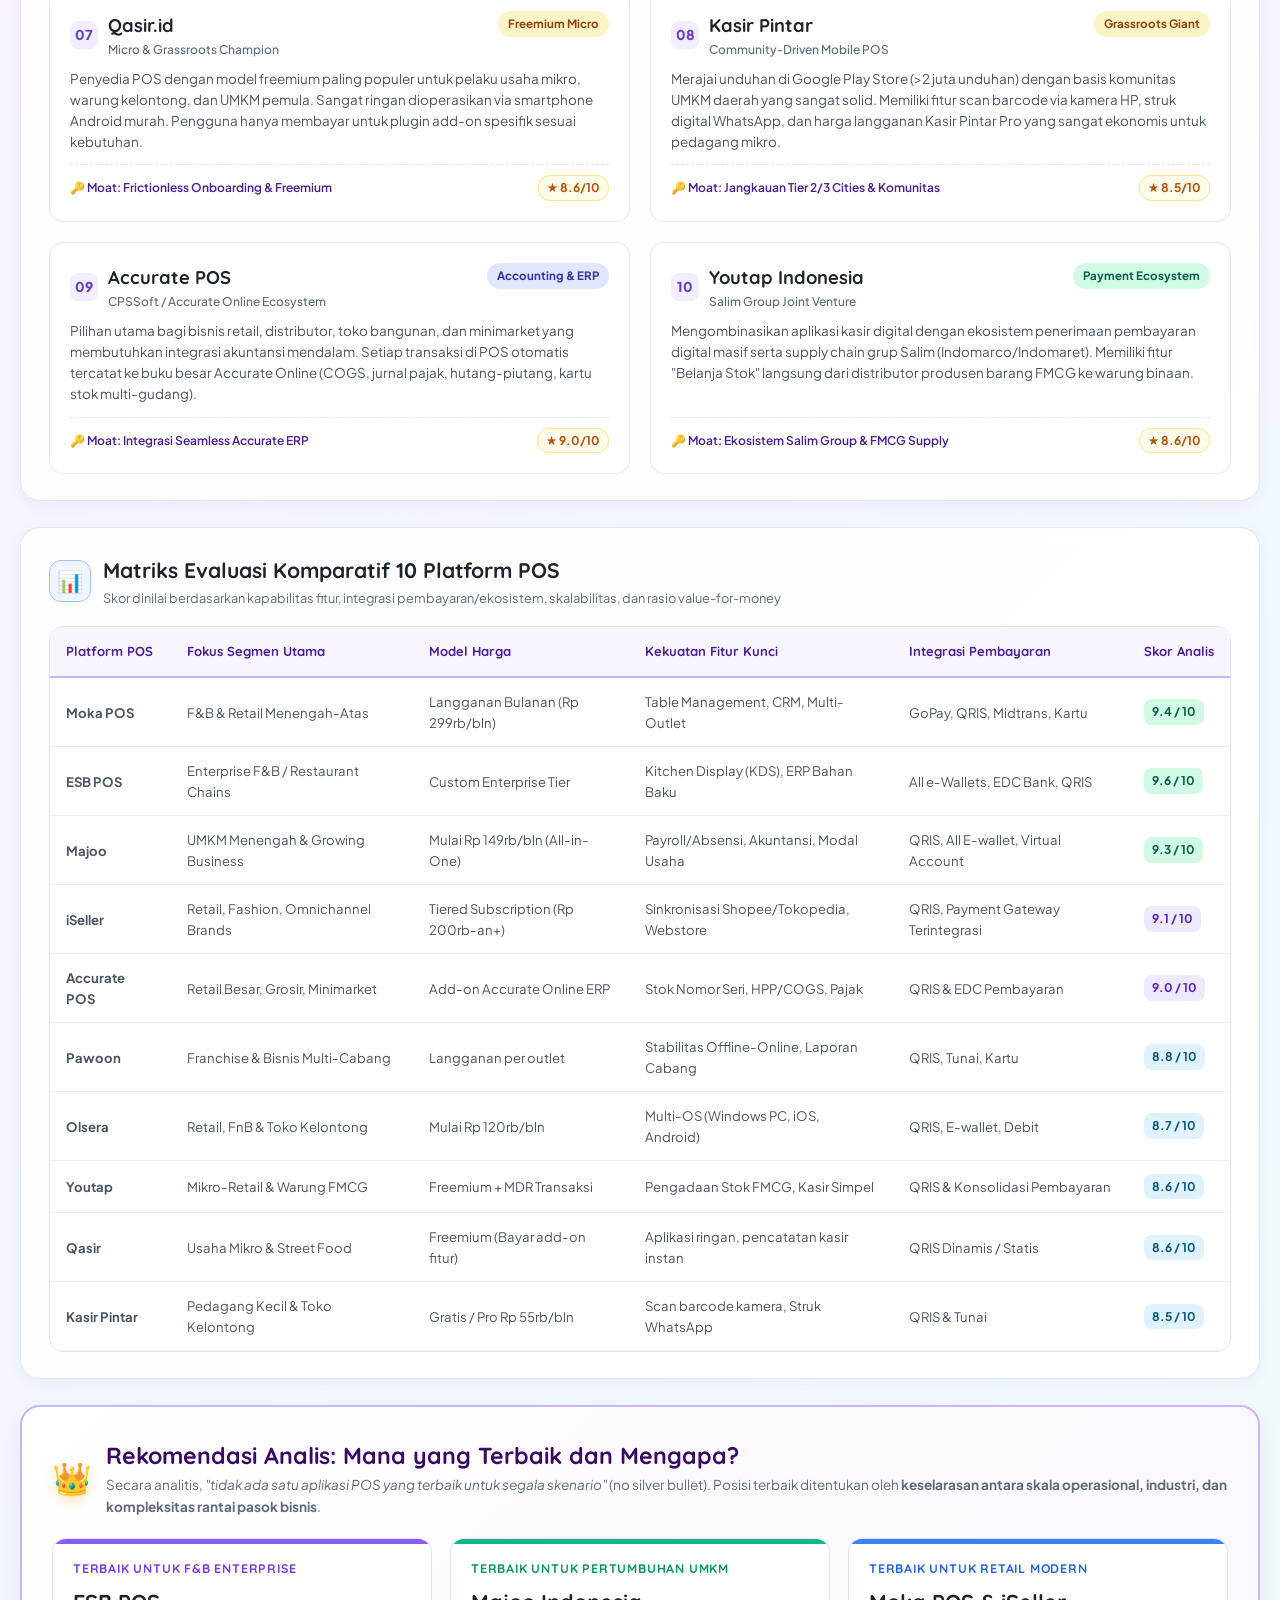
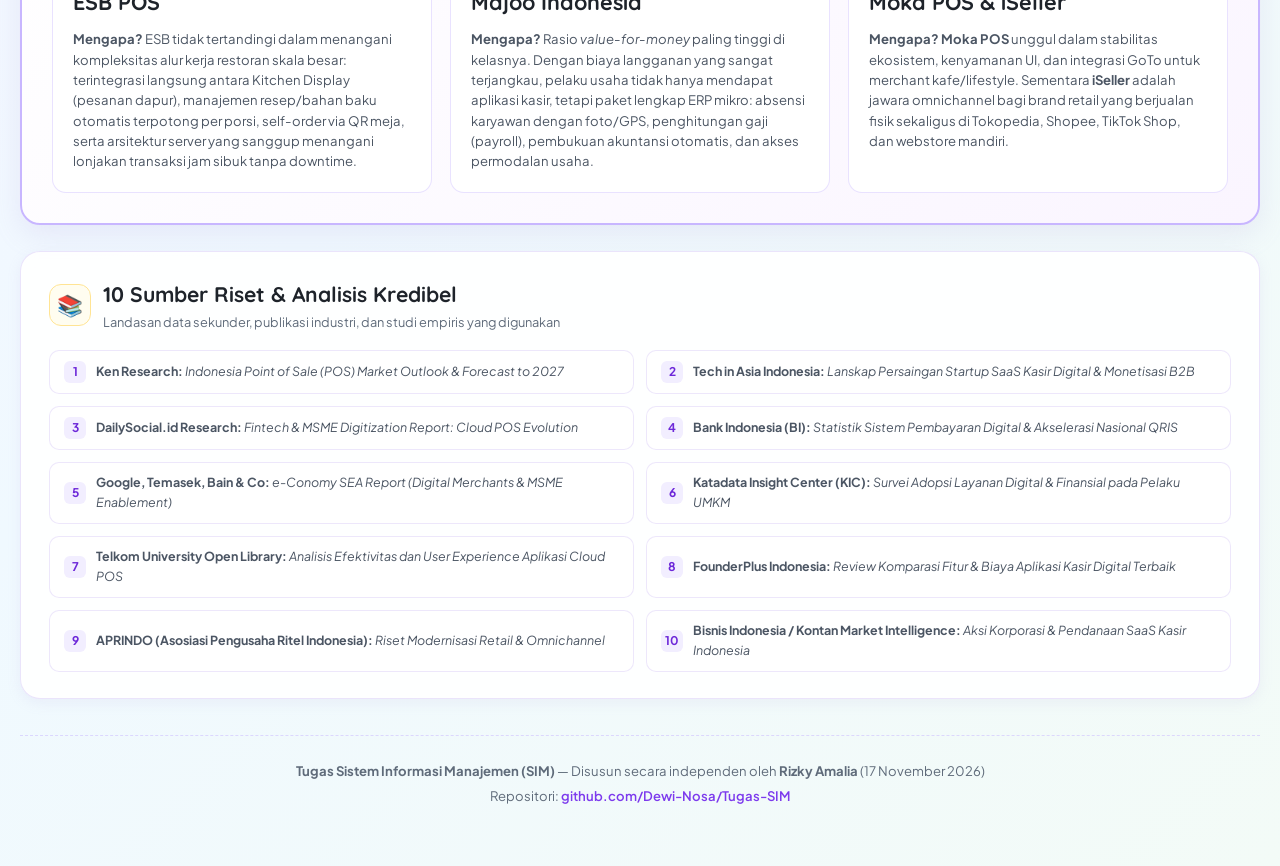
<file: RIZKY AMALIA 17 November.html>
<!DOCTYPE html>
<html lang="id">
<head>
  <meta charset="UTF-8">
  <meta name="viewport" content="width=device-width, initial-scale=1.0">
  <title>Executive Market Analysis: 10 Market Leader POS di Indonesia - Rizky Amalia</title>
  <link rel="preconnect" href="https://fonts.googleapis.com">
  <link rel="preconnect" href="https://fonts.gstatic.com" crossorigin>
  <link href="https://fonts.googleapis.com/css2?family=Plus+Jakarta+Sans:wght@300;400;500;600;700;800&family=Quicksand:wght@500;600;700&display=swap" rel="stylesheet">
  <style>
    :root {
      --bg-gradient: linear-gradient(135deg, #FFF6F6 0%, #F7F3FF 35%, #F0F9FF 70%, #F3FBF7 100%);
      --card-bg: rgba(255, 255, 255, 0.88);
      --card-border: rgba(210, 195, 245, 0.45);
      --pastel-lavender: #C8B6FF;
      --pastel-lavender-subtle: #F2EEFF;
      --pastel-pink: #FFC6D9;
      --pastel-pink-subtle: #FFF0F5;
      --pastel-mint: #A8E6CF;
      --pastel-mint-subtle: #EFFBF5;
      --pastel-blue: #A0C4FF;
      --pastel-blue-subtle: #EFF6FF;
      --pastel-butter: #FFE494;
      --pastel-butter-subtle: #FFFDF0;
      --pastel-peach: #FFD1BA;
      --pastel-peach-subtle: #FFF5EE;
      --text-main: #343A40;
      --text-secondary: #5F6B7A;
      --text-dark: #1E232A;
      --shadow-sm: 0 4px 14px rgba(175, 160, 215, 0.12);
      --shadow-md: 0 10px 28px rgba(170, 150, 210, 0.16);
      --shadow-hover: 0 14px 34px rgba(150, 130, 200, 0.22);
      --radius-sm: 14px;
      --radius-md: 20px;
      --radius-lg: 28px;
    }

    * {
      box-sizing: border-box;
      margin: 0;
      padding: 0;
    }

    body {
      font-family: 'Plus Jakarta Sans', sans-serif;
      background: var(--bg-gradient);
      color: var(--text-main);
      line-height: 1.6;
      padding: 36px 20px;
      min-height: 100vh;
      -webkit-font-smoothing: antialiased;
    }

    .container {
      max-width: 1240px;
      margin: 0 auto;
    }

    /* HEADER */
    .header-card {
      background: linear-gradient(135deg, rgba(255, 255, 255, 0.95), rgba(247, 243, 255, 0.92));
      border: 2px solid var(--card-border);
      border-radius: var(--radius-lg);
      padding: 36px 42px;
      margin-bottom: 28px;
      box-shadow: var(--shadow-md);
      position: relative;
      overflow: hidden;
      backdrop-filter: blur(12px);
    }

    .header-card::before {
      content: "";
      position: absolute;
      top: -40px;
      right: -30px;
      width: 220px;
      height: 220px;
      background: radial-gradient(circle, rgba(200, 182, 255, 0.35) 0%, rgba(255, 198, 217, 0.1) 70%, transparent 100%);
      border-radius: 50%;
      z-index: 0;
    }

    .header-card::after {
      content: "";
      position: absolute;
      bottom: -30px;
      left: 15%;
      width: 160px;
      height: 160px;
      background: radial-gradient(circle, rgba(168, 230, 207, 0.35) 0%, transparent 70%);
      border-radius: 50%;
      z-index: 0;
    }

    .header-content {
      position: relative;
      z-index: 1;
    }

    .top-badge-group {
      display: flex;
      flex-wrap: wrap;
      gap: 10px;
      margin-bottom: 16px;
    }

    .pill-badge {
      font-family: 'Quicksand', sans-serif;
      font-size: 0.82rem;
      font-weight: 700;
      padding: 6px 16px;
      border-radius: 50px;
      letter-spacing: 0.5px;
      display: inline-flex;
      align-items: center;
      gap: 6px;
    }

    .badge-purple {
      background: var(--pastel-lavender-subtle);
      color: #6941C6;
      border: 1px solid rgba(184, 167, 234, 0.6);
    }

    .badge-pink {
      background: var(--pastel-pink-subtle);
      color: #C02674;
      border: 1px solid rgba(255, 198, 217, 0.8);
    }

    .badge-green {
      background: var(--pastel-mint-subtle);
      color: #0E765E;
      border: 1px solid rgba(168, 230, 207, 0.8);
    }

    .badge-blue {
      background: var(--pastel-blue-subtle);
      color: #1D4ED8;
      border: 1px solid rgba(160, 196, 255, 0.8);
    }

    h1.title {
      font-family: 'Quicksand', sans-serif;
      font-size: 2.35rem;
      font-weight: 700;
      color: var(--text-dark);
      margin-bottom: 12px;
      letter-spacing: -0.5px;
      line-height: 1.25;
    }

    .subtitle {
      font-size: 1.05rem;
      color: var(--text-secondary);
      max-width: 980px;
      margin-bottom: 22px;
    }

    .meta-bar {
      display: flex;
      flex-wrap: wrap;
      gap: 22px;
      align-items: center;
      padding-top: 18px;
      border-top: 1px dashed rgba(184, 167, 234, 0.5);
      font-size: 0.88rem;
      color: var(--text-secondary);
    }

    .meta-item {
      display: flex;
      align-items: center;
      gap: 6px;
      font-weight: 500;
    }

    .meta-item strong {
      color: var(--text-dark);
    }

    /* GRID SYSTEM */
    .bento-grid {
      display: grid;
      grid-template-columns: repeat(12, 1fr);
      gap: 24px;
      margin-bottom: 28px;
    }

    .col-12 { grid-column: span 12; }
    .col-8  { grid-column: span 8; }
    .col-7  { grid-column: span 7; }
    .col-6  { grid-column: span 6; }
    .col-5  { grid-column: span 5; }
    .col-4  { grid-column: span 4; }

    /* CARD STYLING */
    .pastel-card {
      background: var(--card-bg);
      border: 1.5px solid var(--card-border);
      border-radius: var(--radius-md);
      padding: 26px 28px;
      box-shadow: var(--shadow-sm);
      transition: all 0.28s ease;
      position: relative;
      backdrop-filter: blur(8px);
    }

    .pastel-card:hover {
      box-shadow: var(--shadow-hover);
      transform: translateY(-3px);
    }

    .card-heading {
      display: flex;
      align-items: center;
      justify-content: space-between;
      margin-bottom: 18px;
    }

    .card-title-group {
      display: flex;
      align-items: center;
      gap: 12px;
    }

    .card-icon {
      width: 42px;
      height: 42px;
      border-radius: 12px;
      display: flex;
      align-items: center;
      justify-content: center;
      font-size: 1.3rem;
    }

    .icon-lavender { background: var(--pastel-lavender-subtle); border: 1px solid var(--pastel-lavender); }
    .icon-mint     { background: var(--pastel-mint-subtle); border: 1px solid var(--pastel-mint); }
    .icon-pink     { background: var(--pastel-pink-subtle); border: 1px solid var(--pastel-pink); }
    .icon-blue     { background: var(--pastel-blue-subtle); border: 1px solid var(--pastel-blue); }
    .icon-butter   { background: var(--pastel-butter-subtle); border: 1px solid var(--pastel-butter); }

    h2.card-title {
      font-family: 'Quicksand', sans-serif;
      font-size: 1.32rem;
      font-weight: 700;
      color: var(--text-dark);
    }

    /* EXECUTIVE SUMMARY STATS */
    .stats-flex {
      display: grid;
      grid-template-columns: repeat(4, 1fr);
      gap: 16px;
      margin-top: 14px;
    }

    .stat-box {
      background: #FFFFFF;
      border-radius: var(--radius-sm);
      padding: 18px 16px;
      text-align: center;
      border: 1px solid rgba(210, 195, 245, 0.4);
      transition: transform 0.2s ease;
    }

    .stat-box:hover {
      transform: scale(1.02);
    }

    .stat-val {
      font-family: 'Quicksand', sans-serif;
      font-size: 1.7rem;
      font-weight: 700;
      color: #5B21B6;
      margin-bottom: 4px;
    }

    .stat-label {
      font-size: 0.78rem;
      font-weight: 600;
      color: var(--text-secondary);
      text-transform: uppercase;
      letter-spacing: 0.5px;
    }

    /* 10 LEADERS CARDS */
    .leader-grid {
      display: grid;
      grid-template-columns: repeat(2, 1fr);
      gap: 20px;
    }

    .leader-item {
      background: #FFFFFF;
      border-radius: var(--radius-sm);
      padding: 20px;
      border: 1.5px solid rgba(215, 205, 240, 0.5);
      position: relative;
      display: flex;
      flex-direction: column;
      justify-content: space-between;
      transition: all 0.25s ease;
    }

    .leader-item:hover {
      border-color: var(--pastel-lavender);
      box-shadow: 0 8px 22px rgba(175, 150, 220, 0.16);
    }

    .leader-header {
      display: flex;
      justify-content: space-between;
      align-items: flex-start;
      margin-bottom: 10px;
    }

    .leader-name-wrap {
      display: flex;
      align-items: center;
      gap: 10px;
    }

    .leader-rank {
      width: 28px;
      height: 28px;
      border-radius: 8px;
      background: var(--pastel-lavender-subtle);
      color: #6941C6;
      font-weight: 800;
      font-size: 0.85rem;
      display: flex;
      align-items: center;
      justify-content: center;
    }

    .leader-name {
      font-family: 'Quicksand', sans-serif;
      font-size: 1.15rem;
      font-weight: 700;
      color: var(--text-dark);
    }

    .leader-parent {
      font-size: 0.75rem;
      color: var(--text-secondary);
      font-weight: 500;
    }

    .tag-category {
      font-size: 0.72rem;
      font-weight: 700;
      padding: 4px 10px;
      border-radius: 20px;
      white-space: nowrap;
    }

    .cat-enterprise { background: #FEE2E2; color: #991B1B; }
    .cat-midmarket  { background: #EDE9FE; color: #5B21B6; }
    .cat-allinone   { background: #D1FAE5; color: #065F46; }
    .cat-omnichannel{ background: #DBEAFE; color: #1E40AF; }
    .cat-micro      { background: #FEF3C7; color: #92400E; }
    .cat-acc        { background: #E0E7FF; color: #3730A3; }

    .leader-body {
      font-size: 0.84rem;
      color: #4B5563;
      margin-bottom: 12px;
      line-height: 1.55;
    }

    .leader-footer {
      display: flex;
      justify-content: space-between;
      align-items: center;
      border-top: 1px dashed rgba(220, 210, 240, 0.6);
      padding-top: 10px;
      font-size: 0.75rem;
    }

    .moat-text {
      font-weight: 600;
      color: #4C1D95;
    }

    .rating-badge {
      display: flex;
      align-items: center;
      gap: 4px;
      font-weight: 700;
      color: #B45309;
      background: #FFFBEB;
      padding: 2px 8px;
      border-radius: 12px;
      border: 1px solid #FDE68A;
    }

    /* COMPARISON TABLE */
    .table-wrap {
      overflow-x: auto;
      margin-top: 14px;
      border-radius: var(--radius-sm);
      border: 1px solid rgba(215, 205, 240, 0.6);
    }

    table.whimsical-table {
      width: 100%;
      border-collapse: collapse;
      font-size: 0.82rem;
      text-align: left;
      background: #FFFFFF;
    }

    table.whimsical-table th {
      background: #F8F5FF;
      color: #4C1D95;
      font-family: 'Quicksand', sans-serif;
      font-weight: 700;
      padding: 14px 16px;
      border-bottom: 2px solid var(--pastel-lavender);
      white-space: nowrap;
    }

    table.whimsical-table td {
      padding: 13px 16px;
      border-bottom: 1px solid #F0EBFA;
      color: #4B5563;
      vertical-align: middle;
    }

    table.whimsical-table tr:hover td {
      background: #FAF7FF;
    }

    .score-chip {
      font-weight: 700;
      padding: 3px 8px;
      border-radius: 8px;
      font-size: 0.75rem;
      display: inline-block;
    }
    .score-elite { background: #D1FAE5; color: #065F46; }
    .score-high  { background: #EDE9FE; color: #5B21B6; }
    .score-good  { background: #E0F2FE; color: #075985; }

    /* VERDICT HERO SECTION */
    .verdict-box {
      background: linear-gradient(135deg, #FFFFFF 0%, #FAF5FF 100%);
      border: 2px solid var(--pastel-lavender);
      border-radius: var(--radius-md);
      padding: 30px;
      box-shadow: var(--shadow-md);
      position: relative;
    }

    .verdict-header {
      display: flex;
      align-items: center;
      gap: 14px;
      margin-bottom: 20px;
    }

    .crown-icon {
      font-size: 2rem;
      filter: drop-shadow(0 4px 6px rgba(245, 158, 11, 0.3));
    }

    .verdict-title {
      font-family: 'Quicksand', sans-serif;
      font-size: 1.45rem;
      font-weight: 700;
      color: #3B0764;
    }

    .verdict-grid {
      display: grid;
      grid-template-columns: repeat(3, 1fr);
      gap: 18px;
      margin-top: 20px;
    }

    .verdict-card {
      background: #FFFFFF;
      border-radius: var(--radius-sm);
      padding: 20px;
      border: 1.5px solid rgba(200, 182, 255, 0.4);
      position: relative;
      overflow: hidden;
      display: flex;
      flex-direction: column;
      justify-content: space-between;
    }

    .verdict-card::before {
      content: "";
      position: absolute;
      top: 0;
      left: 0;
      right: 0;
      height: 5px;
    }

    .vc-purple::before { background: #8B5CF6; }
    .vc-mint::before   { background: #10B981; }
    .vc-blue::before   { background: #3B82F6; }

    .verdict-role {
      font-family: 'Quicksand', sans-serif;
      font-size: 0.78rem;
      font-weight: 700;
      text-transform: uppercase;
      letter-spacing: 0.8px;
      margin-bottom: 6px;
    }

    .vc-purple .verdict-role { color: #7C3AED; }
    .vc-mint .verdict-role   { color: #059669; }
    .vc-blue .verdict-role   { color: #2563EB; }

    .verdict-winner {
      font-family: 'Quicksand', sans-serif;
      font-size: 1.35rem;
      font-weight: 800;
      color: var(--text-dark);
      margin-bottom: 10px;
    }

    .verdict-desc {
      font-size: 0.82rem;
      color: #4B5563;
      line-height: 1.55;
    }

    /* 10 SOURCES LIST */
    .source-list {
      display: grid;
      grid-template-columns: repeat(2, 1fr);
      gap: 12px;
      margin-top: 12px;
    }

    .source-item {
      display: flex;
      align-items: center;
      gap: 10px;
      background: #FFFFFF;
      padding: 10px 14px;
      border-radius: 10px;
      border: 1px solid rgba(210, 195, 245, 0.4);
      font-size: 0.78rem;
      color: #4B5563;
    }

    .source-num {
      width: 22px;
      height: 22px;
      border-radius: 6px;
      background: var(--pastel-lavender-subtle);
      color: #6D28D9;
      font-weight: 700;
      display: flex;
      align-items: center;
      justify-content: center;
      font-size: 0.75rem;
      flex-shrink: 0;
    }

    /* FOOTER */
    .doc-footer {
      text-align: center;
      padding: 24px;
      font-size: 0.82rem;
      color: var(--text-secondary);
      border-top: 1px dashed rgba(200, 182, 255, 0.5);
      margin-top: 36px;
    }

    @media (max-width: 992px) {
      .col-8, .col-7, .col-6, .col-5, .col-4 { grid-column: span 12; }
      .stats-flex { grid-template-columns: repeat(2, 1fr); }
      .leader-grid { grid-template-columns: 1fr; }
      .verdict-grid { grid-template-columns: 1fr; }
      .source-list { grid-template-columns: 1fr; }
    }
  </style>
</head>
<body>

<div class="container">

  <!-- HEADER EXECUTIVE -->
  <header class="header-card">
    <div class="header-content">
      <div class="top-badge-group">
        <span class="pill-badge badge-purple">✨ Strategic Market Analysis</span>
        <span class="pill-badge badge-pink">📊 Sistem Informasi Manajemen (SIM)</span>
        <span class="pill-badge badge-green">💡 Cloud POS Indonesia 2026</span>
        <span class="pill-badge badge-blue">🌸 Whimsical Pastel Executive Summary</span>
      </div>
      <h1 class="title">Peta Persaingan & Evaluasi 10 Market Leader POS di Indonesia</h1>
      <p class="subtitle">
        Sintesis komprehensif dari 10 sumber riset terpercaya mengenai penetrasi pasar, lanskap teknologi kasir digital, model monetisasi, serta penentuan solusi POS terbaik berdasarkan kesesuaian segmen industri di Indonesia.
      </p>
      <div class="meta-bar">
        <div class="meta-item">👤 Peneliti: <strong>Rizky Amalia</strong></div>
        <div class="meta-item">📅 Tanggal: <strong>17 November 2026</strong></div>
        <div class="meta-item">📁 Repositori: <strong>Dewi-Nosa/Tugas-SIM</strong></div>
        <div class="meta-item">🎯 Domain: <strong>Enterprise & MSME Cloud POS Ecosystem</strong></div>
      </div>
    </div>
  </header>

  <!-- MAKRO HIGHLIGHTS -->
  <section class="pastel-card" style="margin-bottom: 26px;">
    <div class="card-heading">
      <div class="card-title-group">
        <div class="card-icon icon-lavender">📈</div>
        <div>
          <h2 class="card-title">Dinamika Makro Industri Point of Sale (POS) Indonesia</h2>
          <p style="font-size:0.8rem; color:var(--text-secondary);">Transformasi dari "Kasir Transaksional" menjadi "Operating System Bisnis Terintegrasi"</p>
        </div>
      </div>
      <span class="pill-badge badge-purple">CAGR: +19.4% (2022-2027)</span>
    </div>

    <p style="font-size: 0.88rem; color: #4B5563; line-height: 1.65; margin-bottom: 16px;">
      Pasar Point of Sale di Indonesia telah mengalami pergeseran paradigma fundamental. Bukan lagi sekadar mesin pencatat transaksi kasir digital (<em>cash register replacement</em>), penyedia POS kini bertarung sebagai <strong>All-in-One Business Operating System</strong>. Faktor pendorong utamanya adalah akselerasi pembayaran digital non-tunai (standarisasi QRIS Bank Indonesia yang telah menembus puluhan juta merchant), penetrasi sistem rantai pasok terintegrasi (<em>supply chain B2B</em>), serta monetisasi bernilai tambah seperti penyaluran modal usaha tertanam (<em>embedded finance</em>).
    </p>

    <div class="stats-flex">
      <div class="stat-box">
        <div class="stat-val">65+ Juta</div>
        <div class="stat-label">Total Basis UMKM Indonesia</div>
      </div>
      <div class="stat-box">
        <div class="stat-val">>32 Juta</div>
        <div class="stat-label">Merchant Terintegrasi QRIS</div>
      </div>
      <div class="stat-box">
        <div class="stat-val">~28%</div>
        <div class="stat-label">Penetrasi Digitalisasi SaaS POS</div>
      </div>
      <div class="stat-box">
        <div class="stat-val">3 Pilar</div>
        <div class="stat-label">Krusial: POS + Supply + Finance</div>
      </div>
    </div>
  </section>

  <!-- 10 MARKET LEADERS -->
  <section class="pastel-card" style="margin-bottom: 26px;">
    <div class="card-heading">
      <div class="card-title-group">
        <div class="card-icon icon-pink">🏆</div>
        <div>
          <h2 class="card-title">Profil 10 Market Leader POS di Indonesia</h2>
          <p style="font-size:0.8rem; color:var(--text-secondary);">Dianalisis berdasarkan pangsa segmen, keunggulan kompetitif (moat), dan arsitektur produk</p>
        </div>
      </div>
    </div>

    <div class="leader-grid">

      <!-- 1. Moka POS -->
      <div class="leader-item">
        <div>
          <div class="leader-header">
            <div class="leader-name-wrap">
              <span class="leader-rank">01</span>
              <div>
                <div class="leader-name">Moka POS</div>
                <div class="leader-parent">GoTo Financial Ecosystem</div>
              </div>
            </div>
            <span class="tag-category cat-midmarket">Mid-Market Leader</span>
          </div>
          <p class="leader-body">
            Pionir cloud POS di Indonesia dengan brand equity terkuat. Memiliki keunggulan mutlak dalam ekosistem GoTo (terhubung instan dengan GoPay, Midtrans, dan GoBiz/GoFood). Menyediakan fitur reservasi meja, CRM loyalitas, dan integrasi katalog multi-outlet yang sangat stabil.
          </p>
        </div>
        <div class="leader-footer">
          <span class="moat-text">🔑 Moat: Ekosistem GoTo & Sinergi O2O</span>
          <span class="rating-badge">★ 9.4/10</span>
        </div>
      </div>

      <!-- 2. ESB -->
      <div class="leader-item">
        <div>
          <div class="leader-header">
            <div class="leader-name-wrap">
              <span class="leader-rank">02</span>
              <div>
                <div class="leader-name">ESB (Esensi Solusi Buana)</div>
                <div class="leader-parent">Enterprise F&B Specialist</div>
              </div>
            </div>
            <span class="tag-category cat-enterprise">Enterprise Giant</span>
          </div>
          <p class="leader-body">
            Penguasa tak tertandingi di segmen F&B enterprise skala besar (Ismaya, Boga Group, Sour Sally, Subway). Menyediakan ekosistem rantai pasok (ESB Goods), ERP F&B, Kitchen Display System (KDS), dan self-ordering QR yang mampu menangani ratusan cabang dengan jutaan transaksi per detik.
          </p>
        </div>
        <div class="leader-footer">
          <span class="moat-text">🔑 Moat: Deep F&B ERP & Kitchen Workflow</span>
          <span class="rating-badge">★ 9.6/10</span>
        </div>
      </div>

      <!-- 3. Majoo -->
      <div class="leader-item">
        <div>
          <div class="leader-header">
            <div class="leader-name-wrap">
              <span class="leader-rank">03</span>
              <div>
                <div class="leader-name">Majoo Indonesia</div>
                <div class="leader-parent">AC Ventures / BRI Ventures Backed</div>
              </div>
            </div>
            <span class="tag-category cat-allinone">All-in-One MSME</span>
          </div>
          <p class="leader-body">
            Solusi SaaS UMKM paling komprehensif (fitur kasir, absensi karyawan/payroll, pembukuan akuntansi otomatis, toko online mandiri, hingga majooCapital untuk pinjaman modal usaha). Tumbuh sangat agresif untuk segmen UMKM yang ingin naik kelas.
          </p>
        </div>
        <div class="leader-footer">
          <span class="moat-text">🔑 Moat: All-in-One Modules + Embedded Lending</span>
          <span class="rating-badge">★ 9.3/10</span>
        </div>
      </div>

      <!-- 4. iSeller -->
      <div class="leader-item">
        <div>
          <div class="leader-header">
            <div class="leader-name-wrap">
              <span class="leader-rank">04</span>
              <div>
                <div class="leader-name">iSeller Commerce</div>
                <div class="leader-parent">Omnichannel Platform Leader</div>
              </div>
            </div>
            <span class="tag-category cat-omnichannel">Omnichannel Pro</span>
          </div>
          <p class="leader-body">
            Market leader untuk bisnis retail & lifestyle yang menggabungkan toko fisik dengan e-commerce. Sinkronisasi inventori real-time antara kasir offline, Tokopedia, Shopee, TikTok Shop, serta webstore kustom. Desain antarmuka modern mirip Shopify versi lokal.
          </p>
        </div>
        <div class="leader-footer">
          <span class="moat-text">🔑 Moat: Sinkronisasi Multi-Marketplace</span>
          <span class="rating-badge">★ 9.1/10</span>
        </div>
      </div>

      <!-- 5. Pawoon -->
      <div class="leader-item">
        <div>
          <div class="leader-header">
            <div class="leader-name-wrap">
              <span class="leader-rank">05</span>
              <div>
                <div class="leader-name">Pawoon</div>
                <div class="leader-parent">Franchise & Multi-Outlet</div>
              </div>
            </div>
            <span class="tag-category cat-midmarket">Franchise Specialist</span>
          </div>
          <p class="leader-body">
            Salah satu pelopor cloud POS yang sangat ramah pengguna dengan mode offline yang tangguh (transaksi tetap tercatat tanpa koneksi internet dan auto-sync saat online). Menjadi pilihan favorit bagi pemilik bisnis waralaba (franchise) skala menengah.
          </p>
        </div>
        <div class="leader-footer">
          <span class="moat-text">🔑 Moat: Stabilitas Offline-Online & Multi-Cabang</span>
          <span class="rating-badge">★ 8.8/10</span>
        </div>
      </div>

      <!-- 6. Olsera -->
      <div class="leader-item">
        <div>
          <div class="leader-header">
            <div class="leader-name-wrap">
              <span class="leader-rank">06</span>
              <div>
                <div class="leader-name">Olsera POS</div>
                <div class="leader-parent">Cross-Device Platform</div>
              </div>
            </div>
            <span class="tag-category cat-omnichannel">Cross-Platform</span>
          </div>
          <p class="leader-body">
            Keunggulan utama pada fleksibilitas perangkat: berjalan mulus di Android, iOS, serta Windows PC/Desktop tanpa lag. Menawarkan paket harga terjangkau dengan modul retail yang kaya (manajemen barcode, serial number, paket diskon, dan toko online).
          </p>
        </div>
        <div class="leader-footer">
          <span class="moat-text">🔑 Moat: Multi-OS (Android/iOS/Windows) Native</span>
          <span class="rating-badge">★ 8.7/10</span>
        </div>
      </div>

      <!-- 7. Qasir -->
      <div class="leader-item">
        <div>
          <div class="leader-header">
            <div class="leader-name-wrap">
              <span class="leader-rank">07</span>
              <div>
                <div class="leader-name">Qasir.id</div>
                <div class="leader-parent">Micro & Grassroots Champion</div>
              </div>
            </div>
            <span class="tag-category cat-micro">Freemium Micro</span>
          </div>
          <p class="leader-body">
            Penyedia POS dengan model freemium paling populer untuk pelaku usaha mikro, warung kelontong, dan UMKM pemula. Sangat ringan dioperasikan via smartphone Android murah. Pengguna hanya membayar untuk plugin add-on spesifik sesuai kebutuhan.
          </p>
        </div>
        <div class="leader-footer">
          <span class="moat-text">🔑 Moat: Frictionless Onboarding & Freemium</span>
          <span class="rating-badge">★ 8.6/10</span>
        </div>
      </div>

      <!-- 8. Kasir Pintar -->
      <div class="leader-item">
        <div>
          <div class="leader-header">
            <div class="leader-name-wrap">
              <span class="leader-rank">08</span>
              <div>
                <div class="leader-name">Kasir Pintar</div>
                <div class="leader-parent">Community-Driven Mobile POS</div>
              </div>
            </div>
            <span class="tag-category cat-micro">Grassroots Giant</span>
          </div>
          <p class="leader-body">
            Merajai unduhan di Google Play Store (>2 juta unduhan) dengan basis komunitas UMKM daerah yang sangat solid. Memiliki fitur scan barcode via kamera HP, struk digital WhatsApp, dan harga langganan Kasir Pintar Pro yang sangat ekonomis untuk pedagang mikro.
          </p>
        </div>
        <div class="leader-footer">
          <span class="moat-text">🔑 Moat: Jangkauan Tier 2/3 Cities & Komunitas</span>
          <span class="rating-badge">★ 8.5/10</span>
        </div>
      </div>

      <!-- 9. Accurate POS -->
      <div class="leader-item">
        <div>
          <div class="leader-header">
            <div class="leader-name-wrap">
              <span class="leader-rank">09</span>
              <div>
                <div class="leader-name">Accurate POS</div>
                <div class="leader-parent">CPSSoft / Accurate Online Ecosystem</div>
              </div>
            </div>
            <span class="tag-category cat-acc">Accounting & ERP</span>
          </div>
          <p class="leader-body">
            Pilihan utama bagi bisnis retail, distributor, toko bangunan, dan minimarket yang membutuhkan integrasi akuntansi mendalam. Setiap transaksi di POS otomatis tercatat ke buku besar Accurate Online (COGS, jurnal pajak, hutang-piutang, kartu stok multi-gudang).
          </p>
        </div>
        <div class="leader-footer">
          <span class="moat-text">🔑 Moat: Integrasi Seamless Accurate ERP</span>
          <span class="rating-badge">★ 9.0/10</span>
        </div>
      </div>

      <!-- 10. Youtap Indonesia -->
      <div class="leader-item">
        <div>
          <div class="leader-header">
            <div class="leader-name-wrap">
              <span class="leader-rank">10</span>
              <div>
                <div class="leader-name">Youtap Indonesia</div>
                <div class="leader-parent">Salim Group Joint Venture</div>
              </div>
            </div>
            <span class="tag-category cat-allinone">Payment Ecosystem</span>
          </div>
          <p class="leader-body">
            Mengombinasikan aplikasi kasir digital dengan ekosistem penerimaan pembayaran digital masif serta supply chain grup Salim (Indomarco/Indomaret). Memiliki fitur "Belanja Stok" langsung dari distributor produsen barang FMCG ke warung binaan.
          </p>
        </div>
        <div class="leader-footer">
          <span class="moat-text">🔑 Moat: Ekosistem Salim Group & FMCG Supply</span>
          <span class="rating-badge">★ 8.6/10</span>
        </div>
      </div>

    </div>
  </section>

  <!-- COMPARISON MATRIX -->
  <section class="pastel-card" style="margin-bottom: 26px;">
    <div class="card-heading">
      <div class="card-title-group">
        <div class="card-icon icon-blue">📊</div>
        <div>
          <h2 class="card-title">Matriks Evaluasi Komparatif 10 Platform POS</h2>
          <p style="font-size:0.8rem; color:var(--text-secondary);">Skor dinilai berdasarkan kapabilitas fitur, integrasi pembayaran/ekosistem, skalabilitas, dan rasio value-for-money</p>
        </div>
      </div>
    </div>

    <div class="table-wrap">
      <table class="whimsical-table">
        <thead>
          <tr>
            <th>Platform POS</th>
            <th>Fokus Segmen Utama</th>
            <th>Model Harga</th>
            <th>Kekuatan Fitur Kunci</th>
            <th>Integrasi Pembayaran</th>
            <th>Skor Analis</th>
          </tr>
        </thead>
        <tbody>
          <tr>
            <td><strong>Moka POS</strong></td>
            <td>F&B & Retail Menengah-Atas</td>
            <td>Langganan Bulanan (Rp 299rb/bln)</td>
            <td>Table Management, CRM, Multi-Outlet</td>
            <td>GoPay, QRIS, Midtrans, Kartu</td>
            <td><span class="score-chip score-elite">9.4 / 10</span></td>
          </tr>
          <tr>
            <td><strong>ESB POS</strong></td>
            <td>Enterprise F&B / Restaurant Chains</td>
            <td>Custom Enterprise Tier</td>
            <td>Kitchen Display (KDS), ERP Bahan Baku</td>
            <td>All e-Wallets, EDC Bank, QRIS</td>
            <td><span class="score-chip score-elite">9.6 / 10</span></td>
          </tr>
          <tr>
            <td><strong>Majoo</strong></td>
            <td>UMKM Menengah & Growing Business</td>
            <td>Mulai Rp 149rb/bln (All-in-One)</td>
            <td>Payroll/Absensi, Akuntansi, Modal Usaha</td>
            <td>QRIS, All E-wallet, Virtual Account</td>
            <td><span class="score-chip score-elite">9.3 / 10</span></td>
          </tr>
          <tr>
            <td><strong>iSeller</strong></td>
            <td>Retail, Fashion, Omnichannel Brands</td>
            <td>Tiered Subscription (Rp 200rb-an+)</td>
            <td>Sinkronisasi Shopee/Tokopedia, Webstore</td>
            <td>QRIS, Payment Gateway Terintegrasi</td>
            <td><span class="score-chip score-high">9.1 / 10</span></td>
          </tr>
          <tr>
            <td><strong>Accurate POS</strong></td>
            <td>Retail Besar, Grosir, Minimarket</td>
            <td>Add-on Accurate Online ERP</td>
            <td>Stok Nomor Seri, HPP/COGS, Pajak</td>
            <td>QRIS & EDC Pembayaran</td>
            <td><span class="score-chip score-high">9.0 / 10</span></td>
          </tr>
          <tr>
            <td><strong>Pawoon</strong></td>
            <td>Franchise & Bisnis Multi-Cabang</td>
            <td>Langganan per outlet</td>
            <td>Stabilitas Offline-Online, Laporan Cabang</td>
            <td>QRIS, Tunai, Kartu</td>
            <td><span class="score-chip score-good">8.8 / 10</span></td>
          </tr>
          <tr>
            <td><strong>Olsera</strong></td>
            <td>Retail, FnB & Toko Kelontong</td>
            <td>Mulai Rp 120rb/bln</td>
            <td>Multi-OS (Windows PC, iOS, Android)</td>
            <td>QRIS, E-wallet, Debit</td>
            <td><span class="score-chip score-good">8.7 / 10</span></td>
          </tr>
          <tr>
            <td><strong>Youtap</strong></td>
            <td>Mikro-Retail & Warung FMCG</td>
            <td>Freemium + MDR Transaksi</td>
            <td>Pengadaan Stok FMCG, Kasir Simpel</td>
            <td>QRIS & Konsolidasi Pembayaran</td>
            <td><span class="score-chip score-good">8.6 / 10</span></td>
          </tr>
          <tr>
            <td><strong>Qasir</strong></td>
            <td>Usaha Mikro & Street Food</td>
            <td>Freemium (Bayar add-on fitur)</td>
            <td>Aplikasi ringan, pencatatan kasir instan</td>
            <td>QRIS Dinamis / Statis</td>
            <td><span class="score-chip score-good">8.6 / 10</span></td>
          </tr>
          <tr>
            <td><strong>Kasir Pintar</strong></td>
            <td>Pedagang Kecil & Toko Kelontong</td>
            <td>Gratis / Pro Rp 55rb/bln</td>
            <td>Scan barcode kamera, Struk WhatsApp</td>
            <td>QRIS & Tunai</td>
            <td><span class="score-chip score-good">8.5 / 10</span></td>
          </tr>
        </tbody>
      </table>
    </div>
  </section>

  <!-- VERDICT: YANG TERBAIK MANA DAN KENAPA -->
  <section class="verdict-box" style="margin-bottom: 26px;">
    <div class="verdict-header">
      <span class="crown-icon">👑</span>
      <div>
        <h2 class="verdict-title">Rekomendasi Analis: Mana yang Terbaik dan Mengapa?</h2>
        <p style="font-size:0.85rem; color:var(--text-secondary);">
          Secara analitis, <em>"tidak ada satu aplikasi POS yang terbaik untuk segala skenario"</em> (no silver bullet). Posisi terbaik ditentukan oleh <strong>keselarasan antara skala operasional, industri, dan kompleksitas rantai pasok bisnis</strong>.
        </p>
      </div>
    </div>

    <div class="verdict-grid">

      <!-- Pilihan 1: F&B Enterprise -->
      <div class="verdict-card vc-purple">
        <div>
          <div class="verdict-role">Terbaik untuk F&B Enterprise</div>
          <div class="verdict-winner">ESB POS</div>
          <p class="verdict-desc">
            <strong>Mengapa?</strong> ESB tidak tertandingi dalam menangani kompleksitas alur kerja restoran skala besar: terintegrasi langsung antara Kitchen Display (pesanan dapur), manajemen resep/bahan baku otomatis terpotong per porsi, self-order via QR meja, serta arsitektur server yang sanggup menangani lonjakan transaksi jam sibuk tanpa downtime.
          </p>
        </div>
      </div>

      <!-- Pilihan 2: UMKM All-in-One -->
      <div class="verdict-card vc-mint">
        <div>
          <div class="verdict-role">Terbaik untuk Pertumbuhan UMKM</div>
          <div class="verdict-winner">Majoo Indonesia</div>
          <p class="verdict-desc">
            <strong>Mengapa?</strong> Rasio <em>value-for-money</em> paling tinggi di kelasnya. Dengan biaya langganan yang sangat terjangkau, pelaku usaha tidak hanya mendapat aplikasi kasir, tetapi paket lengkap ERP mikro: absensi karyawan dengan foto/GPS, penghitungan gaji (payroll), pembukuan akuntansi otomatis, dan akses permodalan usaha.
          </p>
        </div>
      </div>

      <!-- Pilihan 3: Retail Omnichannel & Lifestyle -->
      <div class="verdict-card vc-blue">
        <div>
          <div class="verdict-role">Terbaik untuk Retail Modern</div>
          <div class="verdict-winner">Moka POS & iSeller</div>
          <p class="verdict-desc">
            <strong>Mengapa?</strong> <strong>Moka POS</strong> unggul dalam stabilitas ekosistem, kenyamanan UI, dan integrasi GoTo untuk merchant kafe/lifestyle. Sementara <strong>iSeller</strong> adalah jawara omnichannel bagi brand retail yang berjualan fisik sekaligus di Tokopedia, Shopee, TikTok Shop, dan webstore mandiri.
          </p>
        </div>
      </div>

    </div>
  </section>

  <!-- 10 SUMBER RISET KREDIBEL -->
  <section class="pastel-card">
    <div class="card-heading">
      <div class="card-title-group">
        <div class="card-icon icon-butter">📚</div>
        <div>
          <h2 class="card-title">10 Sumber Riset & Analisis Kredibel</h2>
          <p style="font-size:0.8rem; color:var(--text-secondary);">Landasan data sekunder, publikasi industri, dan studi empiris yang digunakan</p>
        </div>
      </div>
    </div>

    <div class="source-list">
      <div class="source-item">
        <span class="source-num">1</span>
        <div><strong>Ken Research:</strong> <em>Indonesia Point of Sale (POS) Market Outlook & Forecast to 2027</em></div>
      </div>
      <div class="source-item">
        <span class="source-num">2</span>
        <div><strong>Tech in Asia Indonesia:</strong> <em>Lanskap Persaingan Startup SaaS Kasir Digital & Monetisasi B2B</em></div>
      </div>
      <div class="source-item">
        <span class="source-num">3</span>
        <div><strong>DailySocial.id Research:</strong> <em>Fintech & MSME Digitization Report: Cloud POS Evolution</em></div>
      </div>
      <div class="source-item">
        <span class="source-num">4</span>
        <div><strong>Bank Indonesia (BI):</strong> <em>Statistik Sistem Pembayaran Digital & Akselerasi Nasional QRIS</em></div>
      </div>
      <div class="source-item">
        <span class="source-num">5</span>
        <div><strong>Google, Temasek, Bain & Co:</strong> <em>e-Conomy SEA Report (Digital Merchants & MSME Enablement)</em></div>
      </div>
      <div class="source-item">
        <span class="source-num">6</span>
        <div><strong>Katadata Insight Center (KIC):</strong> <em>Survei Adopsi Layanan Digital & Finansial pada Pelaku UMKM</em></div>
      </div>
      <div class="source-item">
        <span class="source-num">7</span>
        <div><strong>Telkom University Open Library:</strong> <em>Analisis Efektivitas dan User Experience Aplikasi Cloud POS</em></div>
      </div>
      <div class="source-item">
        <span class="source-num">8</span>
        <div><strong>FounderPlus Indonesia:</strong> <em>Review Komparasi Fitur & Biaya Aplikasi Kasir Digital Terbaik</em></div>
      </div>
      <div class="source-item">
        <span class="source-num">9</span>
        <div><strong>APRINDO (Asosiasi Pengusaha Ritel Indonesia):</strong> <em>Riset Modernisasi Retail & Omnichannel</em></div>
      </div>
      <div class="source-item">
        <span class="source-num">10</span>
        <div><strong>Bisnis Indonesia / Kontan Market Intelligence:</strong> <em>Aksi Korporasi & Pendanaan SaaS Kasir Indonesia</em></div>
      </div>
    </div>
  </section>

  <!-- FOOTER -->
  <footer class="doc-footer">
    <p><strong>Tugas Sistem Informasi Manajemen (SIM)</strong> — Disusun secara independen oleh <strong>Rizky Amalia</strong> (17 November 2026)</p>
    <p style="margin-top:4px;">Repositori: <a href="https://github.com/Dewi-Nosa/Tugas-SIM" target="_blank" style="color:#7C3AED; text-decoration:none; font-weight:600;">github.com/Dewi-Nosa/Tugas-SIM</a></p>
  </footer>

</div>

</body>
</html>
</file>
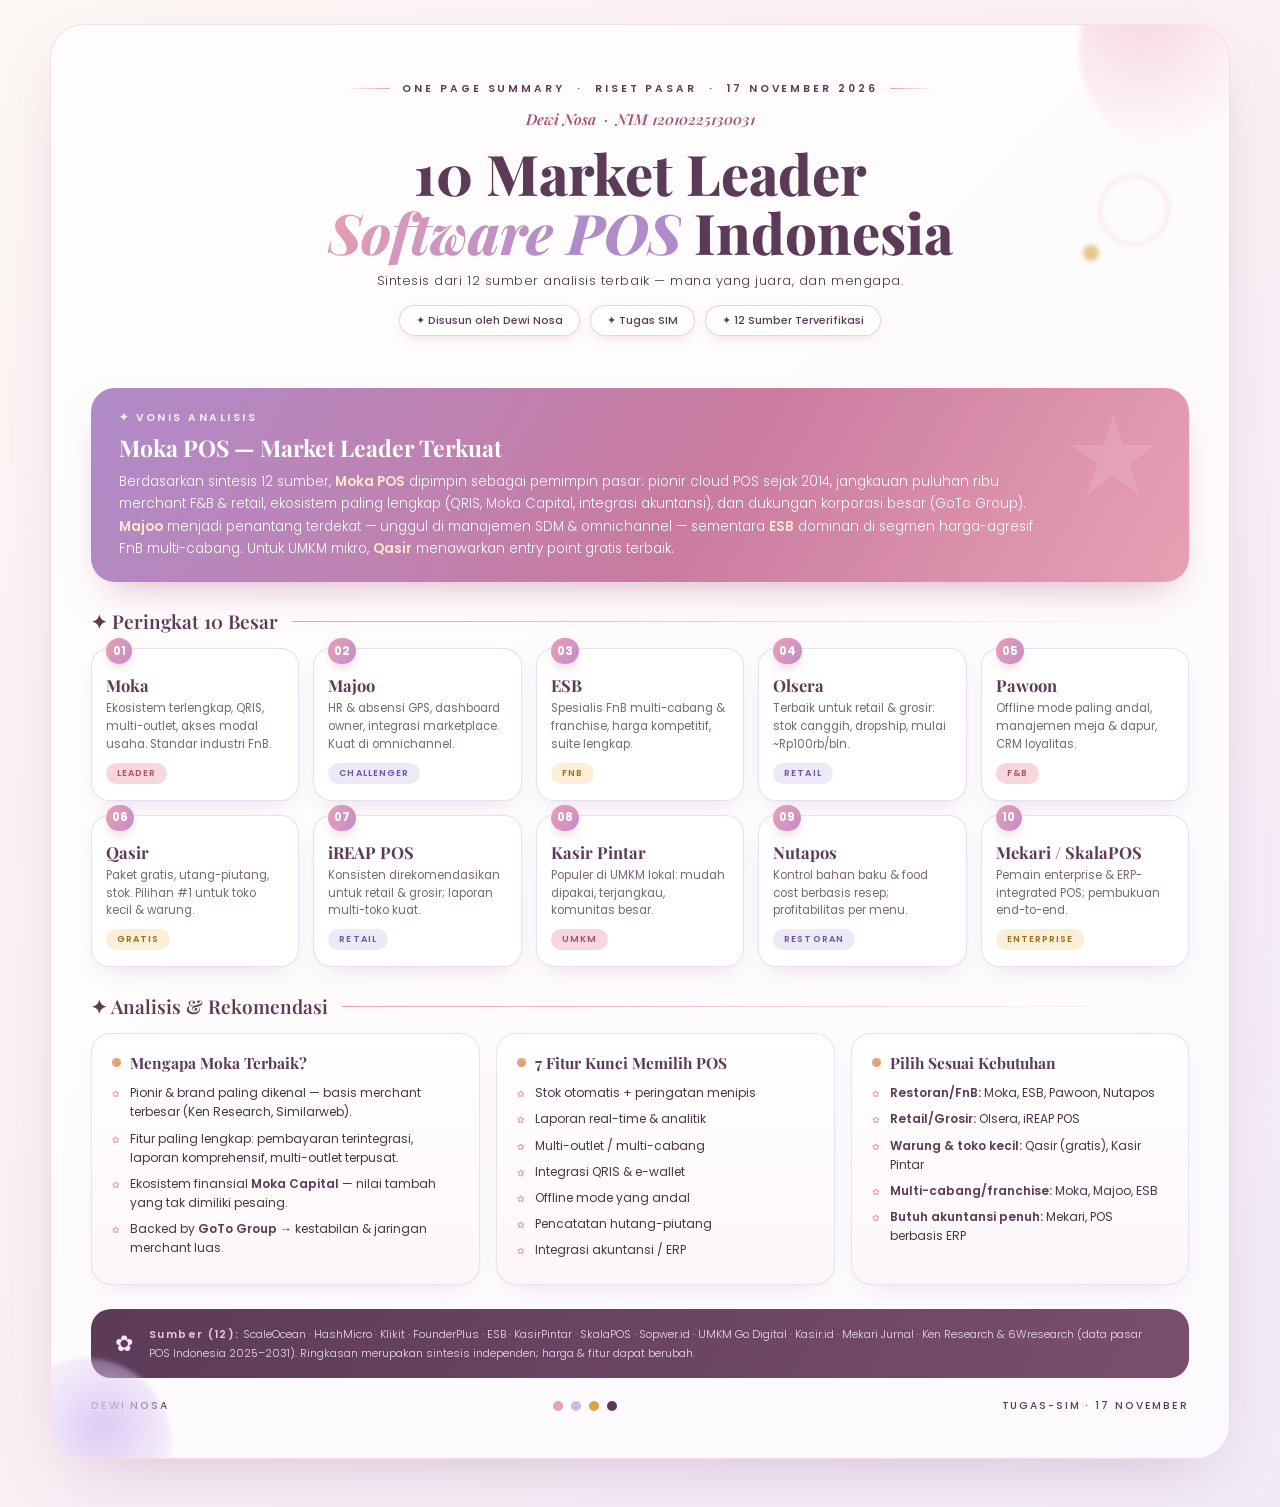
<file: 17-November/Dewi Nosa/Dewi Nosa.html>
<!DOCTYPE html>
<html lang="id">
<head>
<meta charset="UTF-8">
<meta name="viewport" content="width=device-width, initial-scale=1.0">
<title>One Page Summary — Market Leader POS Indonesia | Dewi Nosa</title>
<link rel="preconnect" href="https://fonts.googleapis.com">
<link href="https://fonts.googleapis.com/css2?family=Playfair+Display:ital,wght@0,600;0,800;1,600&family=Poppins:wght@300;400;500;600;700&display=swap" rel="stylesheet">
<style>
  * { margin:0; padding:0; box-sizing:border-box; }
  :root {
    --rose:#E8A0B4; --blush:#F7D6DE; --lav:#C9B8E8; --lilac:#EEE9F7;
    --cream:#FDF8F4; --plum:#5C3A58; --gold:#D9A441; --white:#FFFFFF;
    --ink:#4A3548;
  }
  body { font-family:'Poppins',sans-serif; background:linear-gradient(135deg,#FDF8F4 0%,#FBF0F4 45%,#F1EAF9 100%); color:var(--ink); }
  .page { max-width:1180px; margin:24px auto 48px; padding:36px 40px 44px; position:relative; overflow:hidden;
          background:rgba(255,255,255,.75); backdrop-filter:blur(6px);
          border-radius:34px; border:1px solid rgba(232,160,180,.35);
          box-shadow:0 24px 70px -28px rgba(140,80,130,.35); }

  /* decorative blobs */
  .blob { position:absolute; border-radius:50%; filter:blur(2px); pointer-events:none; }
  .b1 { width:210px;height:210px; top:-80px; right:-60px; background:radial-gradient(circle at 30% 30%, var(--blush), transparent 70%); }
  .b2 { width:170px;height:170px; bottom:-70px; left:-50px; background:radial-gradient(circle at 60% 40%, #DCCBF5, transparent 70%); }
  .b3 { width:70px;height:70px; top:150px; right:60px; border:2px solid var(--rose); opacity:.35; }
  .b4 { width:16px;height:16px; top:220px; right:130px; background:var(--gold); border-radius:50%; opacity:.6; }

  /* ===== Header ===== */
  header { text-align:center; padding:10px 40px 26px; position:relative; }
  .kicker { display:inline-flex; align-items:center; gap:12px; font-weight:600; letter-spacing:.28em; font-size:10.5px; text-transform:uppercase; color:var(--plum); }
  .kicker::before, .kicker::after { content:""; width:46px; height:1px; background:linear-gradient(90deg,transparent,var(--rose)); }
  .kicker::after { background:linear-gradient(90deg,var(--rose),transparent); }
  h1 { font-family:'Playfair Display',serif; font-size:clamp(34px,4.8vw,56px); font-weight:800; line-height:1.06; margin-top:14px; color:var(--plum); }
  h1 em { font-style:italic; background:linear-gradient(120deg,var(--rose),#B08BC9 70%); -webkit-background-clip:text; background-clip:text; color:transparent; }
  .subtitle { margin-top:10px; font-size:13px; font-weight:300; letter-spacing:.04em; }
  .byline { margin-top:12px; font-family:'Playfair Display',serif; font-size:15px; font-style:italic; font-weight:600; color:#A4526E; }
  .meta-chips { margin-top:14px; display:flex; gap:10px; justify-content:center; flex-wrap:wrap; }
  .chip { font-size:11px; font-weight:500; padding:6px 16px; border-radius:999px; background:#fff; border:1px solid rgba(232,160,180,.5); color:var(--plum); box-shadow:0 4px 14px -6px rgba(200,120,150,.4); }

  /* ===== Verdict ===== */
  .verdict { margin:26px 0; border-radius:24px; padding:22px 28px; color:#fff; position:relative; overflow:hidden;
             background:linear-gradient(120deg,#B08BC9 0%, #C97BA0 55%, #E8A0B4 100%);
             box-shadow:0 18px 40px -18px rgba(180,100,150,.55); }
  .verdict::after { content:"★"; position:absolute; right:26px; top:-14px; font-size:110px; opacity:.12; }
  .verdict .label { font-size:10.5px; font-weight:600; letter-spacing:.24em; text-transform:uppercase; opacity:.9; }
  .verdict h2 { font-family:'Playfair Display',serif; font-size:23px; margin:6px 0 8px; }
  .verdict p { font-size:13.5px; font-weight:300; line-height:1.65; max-width:940px; }
  .verdict b { font-weight:600; color:#FFE9C9; }

  /* ===== Top 10 grid ===== */
  .sec-title { display:flex; align-items:center; gap:14px; margin:26px 0 14px; }
  .sec-title span { font-family:'Playfair Display',serif; font-size:19px; font-weight:600; color:var(--plum); white-space:nowrap; }
  .sec-title i { height:1px; flex:1; background:linear-gradient(90deg,var(--rose),transparent); }
  .grid { display:grid; grid-template-columns:repeat(5,1fr); gap:14px; }
  .card { background:#fff; border-radius:18px; padding:16px 14px 16px; position:relative;
          border:1px solid rgba(201,184,232,.45); box-shadow:0 10px 26px -14px rgba(140,90,140,.3);
          transition:transform .2s ease, box-shadow .2s ease; }
  .card:hover { transform:translateY(-4px); box-shadow:0 16px 32px -14px rgba(180,100,150,.45); }
  .card .rank { position:absolute; top:-11px; left:14px; min-width:26px; height:26px; padding:0 6px; border-radius:999px;
                display:flex; align-items:center; justify-content:center; font-weight:700; font-size:11.5px; color:#fff;
                background:linear-gradient(120deg,var(--rose),#C58BC9); box-shadow:0 6px 14px -6px rgba(200,120,150,.7); }
  .card h3 { font-family:'Playfair Display',serif; font-size:16.5px; font-weight:700; color:var(--plum); margin:9px 0 4px; }
  .card p { font-size:11.5px; line-height:1.55; color:#7A677A; }
  .tag { display:inline-block; margin-top:9px; font-size:9px; font-weight:600; letter-spacing:.12em; text-transform:uppercase;
         padding:4px 11px; border-radius:999px; }
  .tag.rose{ background:var(--blush); color:#A4526E } .tag.lav{ background:var(--lilac); color:#6C55A8 }
  .tag.gold{ background:#FBEFD8; color:#9A6E1B }

  /* ===== Why section ===== */
  .why { display:grid; grid-template-columns:1.15fr 1fr 1fr; gap:16px; margin-top:10px; }
  .col { background:linear-gradient(180deg,#fff, #FDF6F8); border-radius:20px; padding:18px 20px;
         border:1px solid rgba(201,184,232,.4); box-shadow:0 10px 26px -16px rgba(140,90,140,.28); }
  .col h4 { font-family:'Playfair Display',serif; font-size:15.5px; color:var(--plum); margin-bottom:10px; display:flex; align-items:center; gap:9px; }
  .col h4 .ico { width:9px; height:9px; border-radius:50%; background:linear-gradient(120deg,var(--rose),var(--gold)); }
  .col ul { list-style:none; }
  .col li { font-size:12px; line-height:1.6; padding-left:18px; position:relative; margin-bottom:7px; }
  .col li::before { content:"✿"; position:absolute; left:0; font-size:9px; color:var(--rose); top:4px; }
  .col b { font-weight:600; color:var(--plum); }

  /* ===== Sources ===== */
  .sources { margin-top:24px; border-radius:20px; padding:16px 24px; display:flex; gap:16px; align-items:center;
             background:linear-gradient(120deg,#5C3A58,#7A4E6E); color:#F4E9F2; }
  .sources .heart { font-size:22px; }
  .sources p { font-size:11px; line-height:1.65; font-weight:300; opacity:.92; }
  .sources b { font-weight:600; color:#F7D6DE; letter-spacing:.14em; font-size:10.5px; }

  footer { margin-top:20px; display:flex; justify-content:space-between; align-items:center;
           font-size:10.5px; font-weight:500; letter-spacing:.18em; text-transform:uppercase; color:var(--plum); }
  footer .dots { display:flex; gap:8px; }
  footer .dots i { width:10px; height:10px; border-radius:50%; }
  footer .dots i:nth-child(1){ background:var(--rose) } footer .dots i:nth-child(2){ background:var(--lav) }
  footer .dots i:nth-child(3){ background:var(--gold) } footer .dots i:nth-child(4){ background:var(--plum) }

  @media (max-width:900px){ .grid{grid-template-columns:repeat(2,1fr)} .why{grid-template-columns:1fr} }
</style>
</head>
<body>
<div class="page">
  <div class="blob b1"></div><div class="blob b2"></div><div class="blob b3"></div><div class="blob b4"></div>

  <header>
    <div class="kicker">One Page Summary &nbsp;·&nbsp; Riset Pasar &nbsp;·&nbsp; 17 November 2026</div>
    <p class="byline">Dewi Nosa &nbsp;·&nbsp; NIM 12010225130031</p>
    <h1>10 Market Leader<br><em>Software POS</em> Indonesia</h1>
    <p class="subtitle">Sintesis dari 12 sumber analisis terbaik — mana yang juara, dan mengapa.</p>
    <div class="meta-chips">
      <span class="chip">✦ Disusun oleh Dewi Nosa</span>
      <span class="chip">✦ Tugas SIM</span>
      <span class="chip">✦ 12 Sumber Terverifikasi</span>
    </div>
  </header>

  <section class="verdict">
    <div class="label">✦ Vonis Analisis</div>
    <h2>Moka POS — Market Leader Terkuat</h2>
    <p>Berdasarkan sintesis 12 sumber, <b>Moka POS</b> dipimpin sebagai pemimpin pasar: pionir cloud POS sejak 2014, jangkauan puluhan ribu merchant F&amp;B &amp; retail, ekosistem paling lengkap (QRIS, Moka Capital, integrasi akuntansi), dan dukungan korporasi besar (GoTo Group). <b>Majoo</b> menjadi penantang terdekat — unggul di manajemen SDM &amp; omnichannel — sementara <b>ESB</b> dominan di segmen harga-agresif FnB multi-cabang. Untuk UMKM mikro, <b>Qasir</b> menawarkan entry point gratis terbaik.</p>
  </section>

  <div class="sec-title"><span>✦ Peringkat 10 Besar</span><i></i></div>
  <section class="grid">
    <div class="card"><span class="rank">01</span><h3>Moka</h3><p>Ekosistem terlengkap, QRIS, multi-outlet, akses modal usaha. Standar industri FnB.</p><span class="tag rose">Leader</span></div>
    <div class="card"><span class="rank">02</span><h3>Majoo</h3><p>HR &amp; absensi GPS, dashboard owner, integrasi marketplace. Kuat di omnichannel.</p><span class="tag lav">Challenger</span></div>
    <div class="card"><span class="rank">03</span><h3>ESB</h3><p>Spesialis FnB multi-cabang &amp; franchise, harga kompetitif, suite lengkap.</p><span class="tag gold">FnB</span></div>
    <div class="card"><span class="rank">04</span><h3>Olsera</h3><p>Terbaik untuk retail &amp; grosir: stok canggih, dropship, mulai ~Rp100rb/bln.</p><span class="tag lav">Retail</span></div>
    <div class="card"><span class="rank">05</span><h3>Pawoon</h3><p>Offline mode paling andal, manajemen meja &amp; dapur, CRM loyalitas.</p><span class="tag rose">F&amp;B</span></div>
    <div class="card"><span class="rank">06</span><h3>Qasir</h3><p>Paket gratis, utang-piutang, stok. Pilihan #1 untuk toko kecil &amp; warung.</p><span class="tag gold">Gratis</span></div>
    <div class="card"><span class="rank">07</span><h3>iREAP POS</h3><p>Konsisten direkomendasikan untuk retail &amp; grosir; laporan multi-toko kuat.</p><span class="tag lav">Retail</span></div>
    <div class="card"><span class="rank">08</span><h3>Kasir Pintar</h3><p>Populer di UMKM lokal: mudah dipakai, terjangkau, komunitas besar.</p><span class="tag rose">UMKM</span></div>
    <div class="card"><span class="rank">09</span><h3>Nutapos</h3><p>Kontrol bahan baku &amp; food cost berbasis resep; profitabilitas per menu.</p><span class="tag lav">Restoran</span></div>
    <div class="card"><span class="rank">10</span><h3>Mekari / SkalaPOS</h3><p>Pemain enterprise &amp; ERP-integrated POS; pembukuan end-to-end.</p><span class="tag gold">Enterprise</span></div>
  </section>

  <div class="sec-title"><span>✦ Analisis &amp; Rekomendasi</span><i></i></div>
  <section class="why">
    <div class="col">
      <h4><span class="ico"></span>Mengapa Moka Terbaik?</h4>
      <ul>
        <li>Pionir &amp; brand paling dikenal — basis merchant terbesar (Ken Research, Similarweb).</li>
        <li>Fitur paling lengkap: pembayaran terintegrasi, laporan komprehensif, multi-outlet terpusat.</li>
        <li>Ekosistem finansial <b>Moka Capital</b> — nilai tambah yang tak dimiliki pesaing.</li>
        <li>Backed by <b>GoTo Group</b> → kestabilan &amp; jaringan merchant luas.</li>
      </ul>
    </div>
    <div class="col">
      <h4><span class="ico"></span>7 Fitur Kunci Memilih POS</h4>
      <ul>
        <li>Stok otomatis + peringatan menipis</li>
        <li>Laporan real-time &amp; analitik</li>
        <li>Multi-outlet / multi-cabang</li>
        <li>Integrasi QRIS &amp; e-wallet</li>
        <li>Offline mode yang andal</li>
        <li>Pencatatan hutang-piutang</li>
        <li>Integrasi akuntansi / ERP</li>
      </ul>
    </div>
    <div class="col">
      <h4><span class="ico"></span>Pilih Sesuai Kebutuhan</h4>
      <ul>
        <li><b>Restoran/FnB:</b> Moka, ESB, Pawoon, Nutapos</li>
        <li><b>Retail/Grosir:</b> Olsera, iREAP POS</li>
        <li><b>Warung &amp; toko kecil:</b> Qasir (gratis), Kasir Pintar</li>
        <li><b>Multi-cabang/franchise:</b> Moka, Majoo, ESB</li>
        <li><b>Butuh akuntansi penuh:</b> Mekari, POS berbasis ERP</li>
      </ul>
    </div>
  </section>

  <section class="sources">
    <span class="heart">✿</span>
    <p><b>Sumber (12):</b> ScaleOcean · HashMicro · Klikit · FounderPlus · ESB · KasirPintar · SkalaPOS · Sopwer.id · UMKM Go Digital · Kasir.id · Mekari Jurnal · Ken Research &amp; 6Wresearch (data pasar POS Indonesia 2025–2031). Ringkasan merupakan sintesis independen; harga &amp; fitur dapat berubah.</p>
  </section>

  <footer>
    <span>Dewi Nosa</span>
    <div class="dots"><i></i><i></i><i></i><i></i></div>
    <span>Tugas-SIM · 17 November</span>
  </footer>
</div>
</body>
</html>
</file>
<file: kedai-ndrojos/css/style.css>
/* =============================================
   KEDAI NDROJOS — Global Stylesheet
   ============================================= */

:root {
  --primary:       #E05C2A;
  --primary-dark:  #B8481F;
  --primary-light: #FDF0EB;
  --accent:        #F5A623;
  --success:       #2ECC71;
  --danger:        #E74C3C;
  --warning:       #F39C12;
  --info:          #3498DB;
  --dark:          #1A1A2E;
  --sidebar-bg:    #1E2235;
  --sidebar-hover: #2A3050;
  --bg:            #F4F6FB;
  --card:          #FFFFFF;
  --text:          #2D3436;
  --text-muted:    #636E72;
  --border:        #E0E4EF;
  --shadow:        0 2px 12px rgba(0,0,0,0.08);
  --shadow-hover:  0 6px 24px rgba(0,0,0,0.13);
  --radius:        12px;
  --radius-sm:     8px;
  --sidebar-w:     240px;
  --header-h:      64px;
  --transition:    all 0.2s ease;
}

*, *::before, *::after { box-sizing: border-box; margin: 0; padding: 0; }

body {
  font-family: 'Segoe UI', system-ui, sans-serif;
  background: var(--bg);
  color: var(--text);
  min-height: 100vh;
  display: flex;
}

a { text-decoration: none; color: inherit; }

/* ── SIDEBAR ── */
.sidebar {
  width: var(--sidebar-w);
  background: var(--sidebar-bg);
  min-height: 100vh;
  position: fixed;
  top: 0; left: 0;
  display: flex;
  flex-direction: column;
  z-index: 100;
  transition: var(--transition);
}

.sidebar-logo {
  display: flex;
  align-items: center;
  gap: 10px;
  padding: 22px 20px 18px;
  border-bottom: 1px solid rgba(255,255,255,0.08);
}
.sidebar-logo .logo-icon {
  width: 40px; height: 40px;
  background: var(--primary);
  border-radius: 10px;
  display: flex; align-items: center; justify-content: center;
  font-size: 20px;
}
.sidebar-logo .logo-text { color: #fff; }
.sidebar-logo .logo-text strong { display: block; font-size: 15px; line-height: 1.2; }
.sidebar-logo .logo-text span { font-size: 11px; color: rgba(255,255,255,0.5); }

.sidebar-nav { flex: 1; padding: 12px 0; overflow-y: auto; }

.nav-label {
  font-size: 10px;
  font-weight: 700;
  letter-spacing: 1.2px;
  text-transform: uppercase;
  color: rgba(255,255,255,0.3);
  padding: 14px 20px 6px;
}

.nav-item {
  display: flex;
  align-items: center;
  gap: 12px;
  padding: 11px 20px;
  color: rgba(255,255,255,0.65);
  font-size: 14px;
  font-weight: 500;
  cursor: pointer;
  border-left: 3px solid transparent;
  transition: var(--transition);
}
.nav-item:hover, .nav-item.active {
  background: var(--sidebar-hover);
  color: #fff;
  border-left-color: var(--primary);
}
.nav-item .icon { font-size: 18px; width: 22px; text-align: center; }

.sidebar-footer {
  padding: 16px 20px;
  border-top: 1px solid rgba(255,255,255,0.08);
  font-size: 12px;
  color: rgba(255,255,255,0.3);
  text-align: center;
}

/* ── MAIN LAYOUT ── */
.main-wrap {
  margin-left: var(--sidebar-w);
  flex: 1;
  display: flex;
  flex-direction: column;
  min-height: 100vh;
}

/* ── TOP HEADER ── */
.topbar {
  height: var(--header-h);
  background: var(--card);
  border-bottom: 1px solid var(--border);
  display: flex;
  align-items: center;
  justify-content: space-between;
  padding: 0 28px;
  position: sticky;
  top: 0;
  z-index: 90;
}
.topbar-title { font-size: 18px; font-weight: 700; }
.topbar-right { display: flex; align-items: center; gap: 16px; }
.topbar-date { font-size: 13px; color: var(--text-muted); }
.topbar-badge {
  background: var(--primary);
  color: #fff;
  font-size: 12px;
  font-weight: 600;
  padding: 4px 10px;
  border-radius: 20px;
}
.btn-menu-toggle {
  display: none;
  background: none; border: none;
  font-size: 22px; cursor: pointer; color: var(--text);
}

/* ── CONTENT AREA ── */
.content { padding: 28px; flex: 1; }
.page { display: none; }
.page.active { display: block; }
.page-title {
  font-size: 22px; font-weight: 800;
  margin-bottom: 20px;
  display: flex; align-items: center; gap: 10px;
}
.page-title span { font-size: 26px; }

/* ── STAT CARDS ── */
.stat-grid {
  display: grid;
  grid-template-columns: repeat(auto-fit, minmax(200px, 1fr));
  gap: 18px;
  margin-bottom: 28px;
}
.stat-card {
  background: var(--card);
  border-radius: var(--radius);
  padding: 22px 24px;
  box-shadow: var(--shadow);
  display: flex;
  align-items: flex-start;
  gap: 16px;
  transition: var(--transition);
}
.stat-card:hover { box-shadow: var(--shadow-hover); transform: translateY(-2px); }
.stat-icon {
  width: 50px; height: 50px;
  border-radius: 12px;
  display: flex; align-items: center; justify-content: center;
  font-size: 24px;
  flex-shrink: 0;
}
.stat-info {}
.stat-label { font-size: 12px; color: var(--text-muted); font-weight: 600; margin-bottom: 4px; }
.stat-value { font-size: 22px; font-weight: 800; line-height: 1.1; }
.stat-sub { font-size: 12px; color: var(--text-muted); margin-top: 4px; }
.stat-trend { font-size: 12px; font-weight: 600; }
.stat-trend.up { color: var(--success); }
.stat-trend.down { color: var(--danger); }

/* ── CARDS ── */
.card {
  background: var(--card);
  border-radius: var(--radius);
  padding: 24px;
  box-shadow: var(--shadow);
  margin-bottom: 20px;
}
.card-header {
  display: flex;
  align-items: center;
  justify-content: space-between;
  margin-bottom: 18px;
}
.card-title { font-size: 15px; font-weight: 700; }

/* ── BADGES ── */
.badge {
  display: inline-block;
  padding: 3px 10px;
  border-radius: 20px;
  font-size: 11px;
  font-weight: 700;
}
.badge-success { background: #EAFAF1; color: var(--success); }
.badge-danger  { background: #FDEDEC; color: var(--danger); }
.badge-warning { background: #FEF9E7; color: var(--warning); }
.badge-info    { background: #EBF5FB; color: var(--info); }
.badge-primary { background: var(--primary-light); color: var(--primary); }

/* ── BUTTONS ── */
.btn {
  display: inline-flex;
  align-items: center;
  gap: 6px;
  padding: 9px 18px;
  border-radius: var(--radius-sm);
  font-size: 14px;
  font-weight: 600;
  border: none;
  cursor: pointer;
  transition: var(--transition);
}
.btn-primary { background: var(--primary); color: #fff; }
.btn-primary:hover { background: var(--primary-dark); }
.btn-success { background: var(--success); color: #fff; }
.btn-success:hover { background: #27ae60; }
.btn-danger  { background: var(--danger); color: #fff; }
.btn-danger:hover { background: #c0392b; }
.btn-outline {
  background: transparent;
  border: 2px solid var(--primary);
  color: var(--primary);
}
.btn-outline:hover { background: var(--primary-light); }
.btn-sm { padding: 6px 12px; font-size: 12px; }
.btn-lg { padding: 13px 28px; font-size: 16px; }
.btn-block { width: 100%; justify-content: center; }

/* ── FORM ── */
.form-group { margin-bottom: 16px; }
.form-label { display: block; font-size: 13px; font-weight: 600; margin-bottom: 6px; color: var(--text-muted); }
.form-control {
  width: 100%;
  padding: 10px 14px;
  border: 2px solid var(--border);
  border-radius: var(--radius-sm);
  font-size: 14px;
  font-family: inherit;
  color: var(--text);
  background: #fff;
  transition: var(--transition);
}
.form-control:focus { outline: none; border-color: var(--primary); box-shadow: 0 0 0 3px rgba(224,92,42,0.1); }

/* ── TABLE ── */
.table-wrap { overflow-x: auto; }
table { width: 100%; border-collapse: collapse; font-size: 14px; }
thead th {
  text-align: left;
  padding: 10px 14px;
  background: var(--bg);
  font-size: 12px;
  font-weight: 700;
  letter-spacing: 0.5px;
  color: var(--text-muted);
  border-bottom: 2px solid var(--border);
}
tbody td { padding: 12px 14px; border-bottom: 1px solid var(--border); vertical-align: middle; }
tbody tr:hover { background: var(--bg); }

/* ── POS GRID ── */
.pos-layout {
  display: grid;
  grid-template-columns: 1fr 360px;
  gap: 20px;
  align-items: start;
}
.menu-search { margin-bottom: 16px; }
.menu-grid {
  display: grid;
  grid-template-columns: repeat(auto-fill, minmax(130px, 1fr));
  gap: 12px;
  max-height: calc(100vh - 240px);
  overflow-y: auto;
  padding-right: 4px;
}
.menu-item {
  background: var(--card);
  border: 2px solid var(--border);
  border-radius: var(--radius);
  padding: 14px 10px;
  text-align: center;
  cursor: pointer;
  transition: var(--transition);
  user-select: none;
}
.menu-item:hover { border-color: var(--primary); background: var(--primary-light); }
.menu-item:active { transform: scale(0.96); }
.menu-item .menu-emoji { font-size: 30px; margin-bottom: 6px; }
.menu-item .menu-name { font-size: 13px; font-weight: 600; margin-bottom: 3px; }
.menu-item .menu-price { font-size: 12px; color: var(--primary); font-weight: 700; }
.menu-item.out-of-stock { opacity: 0.4; cursor: not-allowed; }

/* ── CART / ORDER PANEL ── */
.order-panel {
  background: var(--card);
  border-radius: var(--radius);
  box-shadow: var(--shadow);
  display: flex;
  flex-direction: column;
  position: sticky;
  top: calc(var(--header-h) + 20px);
  max-height: calc(100vh - var(--header-h) - 56px);
  overflow: hidden;
}
.order-header {
  padding: 18px 20px;
  border-bottom: 1px solid var(--border);
  font-weight: 700;
  font-size: 15px;
}
.order-items {
  flex: 1;
  overflow-y: auto;
  padding: 12px;
}
.order-item {
  display: flex;
  align-items: center;
  gap: 10px;
  padding: 9px 0;
  border-bottom: 1px solid var(--border);
}
.order-item-info { flex: 1; }
.order-item-name { font-size: 13px; font-weight: 600; }
.order-item-price { font-size: 12px; color: var(--text-muted); }
.qty-ctrl {
  display: flex;
  align-items: center;
  gap: 6px;
}
.qty-btn {
  width: 26px; height: 26px;
  border-radius: 50%;
  border: 2px solid var(--border);
  background: #fff;
  font-size: 16px;
  cursor: pointer;
  display: flex; align-items: center; justify-content: center;
  font-weight: 700;
  color: var(--primary);
  transition: var(--transition);
}
.qty-btn:hover { background: var(--primary); color: #fff; border-color: var(--primary); }
.qty-num { font-weight: 700; min-width: 20px; text-align: center; }

.order-footer { padding: 16px; border-top: 2px solid var(--border); }
.order-row {
  display: flex;
  justify-content: space-between;
  font-size: 14px;
  margin-bottom: 8px;
}
.order-row.total {
  font-size: 18px;
  font-weight: 800;
  color: var(--primary);
  margin-bottom: 14px;
}

/* ── KEMBALIAN CALC ── */
.kembalian-box {
  background: var(--primary-light);
  border: 2px solid var(--primary);
  border-radius: var(--radius-sm);
  padding: 10px 14px;
  margin-bottom: 12px;
}
.kembalian-label { font-size: 11px; font-weight: 700; color: var(--primary); margin-bottom: 4px; }
.kembalian-value { font-size: 22px; font-weight: 900; color: var(--primary); }

/* ── PROGRESS BAR ── */
.progress-wrap { background: var(--border); border-radius: 99px; height: 8px; overflow: hidden; }
.progress-bar { height: 100%; border-radius: 99px; transition: width 0.4s; }
.progress-bar.success { background: var(--success); }
.progress-bar.warning { background: var(--warning); }
.progress-bar.danger  { background: var(--danger); }

/* ── MODAL ── */
.modal-overlay {
  display: none;
  position: fixed; inset: 0;
  background: rgba(0,0,0,0.5);
  z-index: 999;
  align-items: center;
  justify-content: center;
}
.modal-overlay.open { display: flex; }
.modal {
  background: var(--card);
  border-radius: var(--radius);
  padding: 28px;
  width: 90%;
  max-width: 440px;
  box-shadow: 0 20px 60px rgba(0,0,0,0.2);
  animation: popIn 0.2s ease;
}
@keyframes popIn {
  from { transform: scale(0.9); opacity: 0; }
  to   { transform: scale(1);   opacity: 1; }
}
.modal-title { font-size: 18px; font-weight: 800; margin-bottom: 20px; }
.modal-actions { display: flex; gap: 10px; justify-content: flex-end; margin-top: 24px; }

/* ── TOAST ── */
#toast-container { position: fixed; bottom: 24px; right: 24px; z-index: 9999; display: flex; flex-direction: column; gap: 10px; }
.toast {
  background: var(--dark);
  color: #fff;
  padding: 12px 20px;
  border-radius: var(--radius-sm);
  font-size: 14px;
  font-weight: 600;
  box-shadow: var(--shadow-hover);
  animation: slideUp 0.3s ease;
  display: flex; align-items: center; gap: 10px;
}
.toast.success { background: var(--success); }
.toast.danger  { background: var(--danger); }
.toast.warning { background: var(--warning); color: var(--text); }
@keyframes slideUp { from { transform: translateY(20px); opacity: 0; } to { transform: translateY(0); opacity: 1; } }

/* ── ALERT ── */
.alert {
  padding: 12px 16px;
  border-radius: var(--radius-sm);
  font-size: 14px;
  font-weight: 500;
  margin-bottom: 16px;
  display: flex; align-items: center; gap: 10px;
}
.alert-warning { background: #FEF9E7; border-left: 4px solid var(--warning); color: #7D6608; }
.alert-danger  { background: #FDEDEC; border-left: 4px solid var(--danger);  color: #922B21; }
.alert-success { background: #EAFAF1; border-left: 4px solid var(--success); color: #1D6A39; }

/* ══════════════════════════════════════════════════
   RESPONSIVE — Laptop, Tablet & HP
   Palet, tipografi, sidebar & kartu tetap sama.
   ══════════════════════════════════════════════════ */

/* ── LAPTOP KECIL / TABLET LANDSCAPE (≤ 1024px) ── */
@media (max-width: 1024px) {
  .content { padding: 22px 20px; }
  .topbar { padding: 0 20px; }
  .pos-layout { grid-template-columns: 1fr 320px; gap: 16px; }
  .menu-grid { grid-template-columns: repeat(auto-fill, minmax(118px, 1fr)); }
  .stat-grid { grid-template-columns: repeat(2, 1fr); gap: 14px; }
  .card { padding: 20px; }
  .topbar-date { font-size: 12px; }
}

/* ── TABLET PORTRAIT / HP BESAR (≤ 900px) ── */
@media (max-width: 900px) {
  body { overflow-x: hidden; }

  /* Sidebar jadi off-canvas + backdrop gelap saat terbuka */
  .sidebar { transform: translateX(-100%); width: min(280px, 82vw); }
  .sidebar.open { transform: translateX(0); box-shadow: 0 0 0 100vmax rgba(0,0,0,0.45); }
  .main-wrap { margin-left: 0; }
  .btn-menu-toggle { display: flex; align-items: center; justify-content: center; width: 40px; height: 40px; border-radius: 8px; }

  /* Kasir: menu di atas, keranjang di bawah (vertikal) */
  .pos-layout { grid-template-columns: 1fr; min-width: 0; }
  .pos-layout > * { min-width: 0; }
  .order-panel { position: static; max-height: none; }
  .stat-grid { grid-template-columns: 1fr 1fr; }

  /* Panel 2 kolom di dashboard jadi 1 kolom */
  div[style*="grid-template-columns:1fr 1fr"] { grid-template-columns: 1fr !important; }
}

/* ── HP / MOBILE (≤ 768px) ── */
@media (max-width: 768px) {
  .topbar { height: auto; min-height: 58px; padding: 10px 14px; gap: 10px; }
  .topbar-title { font-size: 15px; white-space: nowrap; overflow: hidden; text-overflow: ellipsis; max-width: 48vw; }
  .topbar-right { gap: 8px; }
  .topbar-date { display: none; }
  .topbar-badge { font-size: 11px; padding: 3px 9px; }

  .content { padding: 16px 14px 28px; }
  .page-title { font-size: 19px; margin-bottom: 16px; }
  .page-title span { font-size: 22px; }

  .stat-grid { grid-template-columns: 1fr 1fr; gap: 12px; }
  .stat-card { padding: 14px; gap: 10px; }
  .stat-icon { width: 40px; height: 40px; font-size: 19px; border-radius: 9px; }
  .stat-value { font-size: 17px; }

  .card { padding: 16px; margin-bottom: 16px; }
  .card-header { flex-wrap: wrap; gap: 8px; }

  /* Kartu menu kasir: 2 kolom rapi, tidak terlalu tinggi */
  .menu-grid {
    grid-template-columns: repeat(auto-fill, minmax(104px, 1fr));
    gap: 10px;
    max-height: 46vh;
    overflow-y: auto;
    -webkit-overflow-scrolling: touch;
  }
  .menu-item { padding: 12px 8px; }
  .menu-item .menu-emoji { font-size: 26px; }
  .menu-item .menu-name { font-size: 12px; }
  .menu-item .menu-price { font-size: 11px; }

  /* Tombol nyaman ditekan jari */
  .btn { min-height: 42px; padding: 10px 16px; }
  .btn-sm { min-height: 36px; padding: 8px 12px; }
  .btn-lg { min-height: 46px; }
  .qty-btn { width: 34px; height: 34px; font-size: 18px; }
  .form-control { font-size: 16px; padding: 11px 12px; } /* cegah zoom otomatis iOS */

  /* Tabel keuangan & stok bisa digeser horizontal */
  .table-wrap {
    overflow-x: auto;
    -webkit-overflow-scrolling: touch;
    max-width: 100%;
    margin: 0 -4px;
    padding: 0 4px;
  }
  .card, .order-panel, .menu-grid { min-width: 0; }
  .table-wrap table { min-width: 560px; }
  table { font-size: 13px; }
  thead th { padding: 9px 10px; white-space: nowrap; }
  tbody td { padding: 10px; }

  .order-panel { border-radius: var(--radius); }
  .order-footer { padding: 14px; }
  .modal { padding: 20px; width: 92%; }
  #toast-container { left: 12px; right: 12px; bottom: 14px; }
  .toast { font-size: 13px; }
}

/* ── HP LAYAR KECIL (≤ 540px) ── */
@media (max-width: 540px) {
  .stat-grid { grid-template-columns: 1fr; }
  .content { padding: 14px 12px 24px; }
  .menu-grid { grid-template-columns: repeat(2, 1fr); max-height: 42vh; }
  .table-wrap table { min-width: 480px; }
  .topbar-badge { display: none; }
  .page-title { font-size: 17px; }
  .card { padding: 14px; }
  .alert { font-size: 13px; padding: 10px 12px; }
}
</file>
